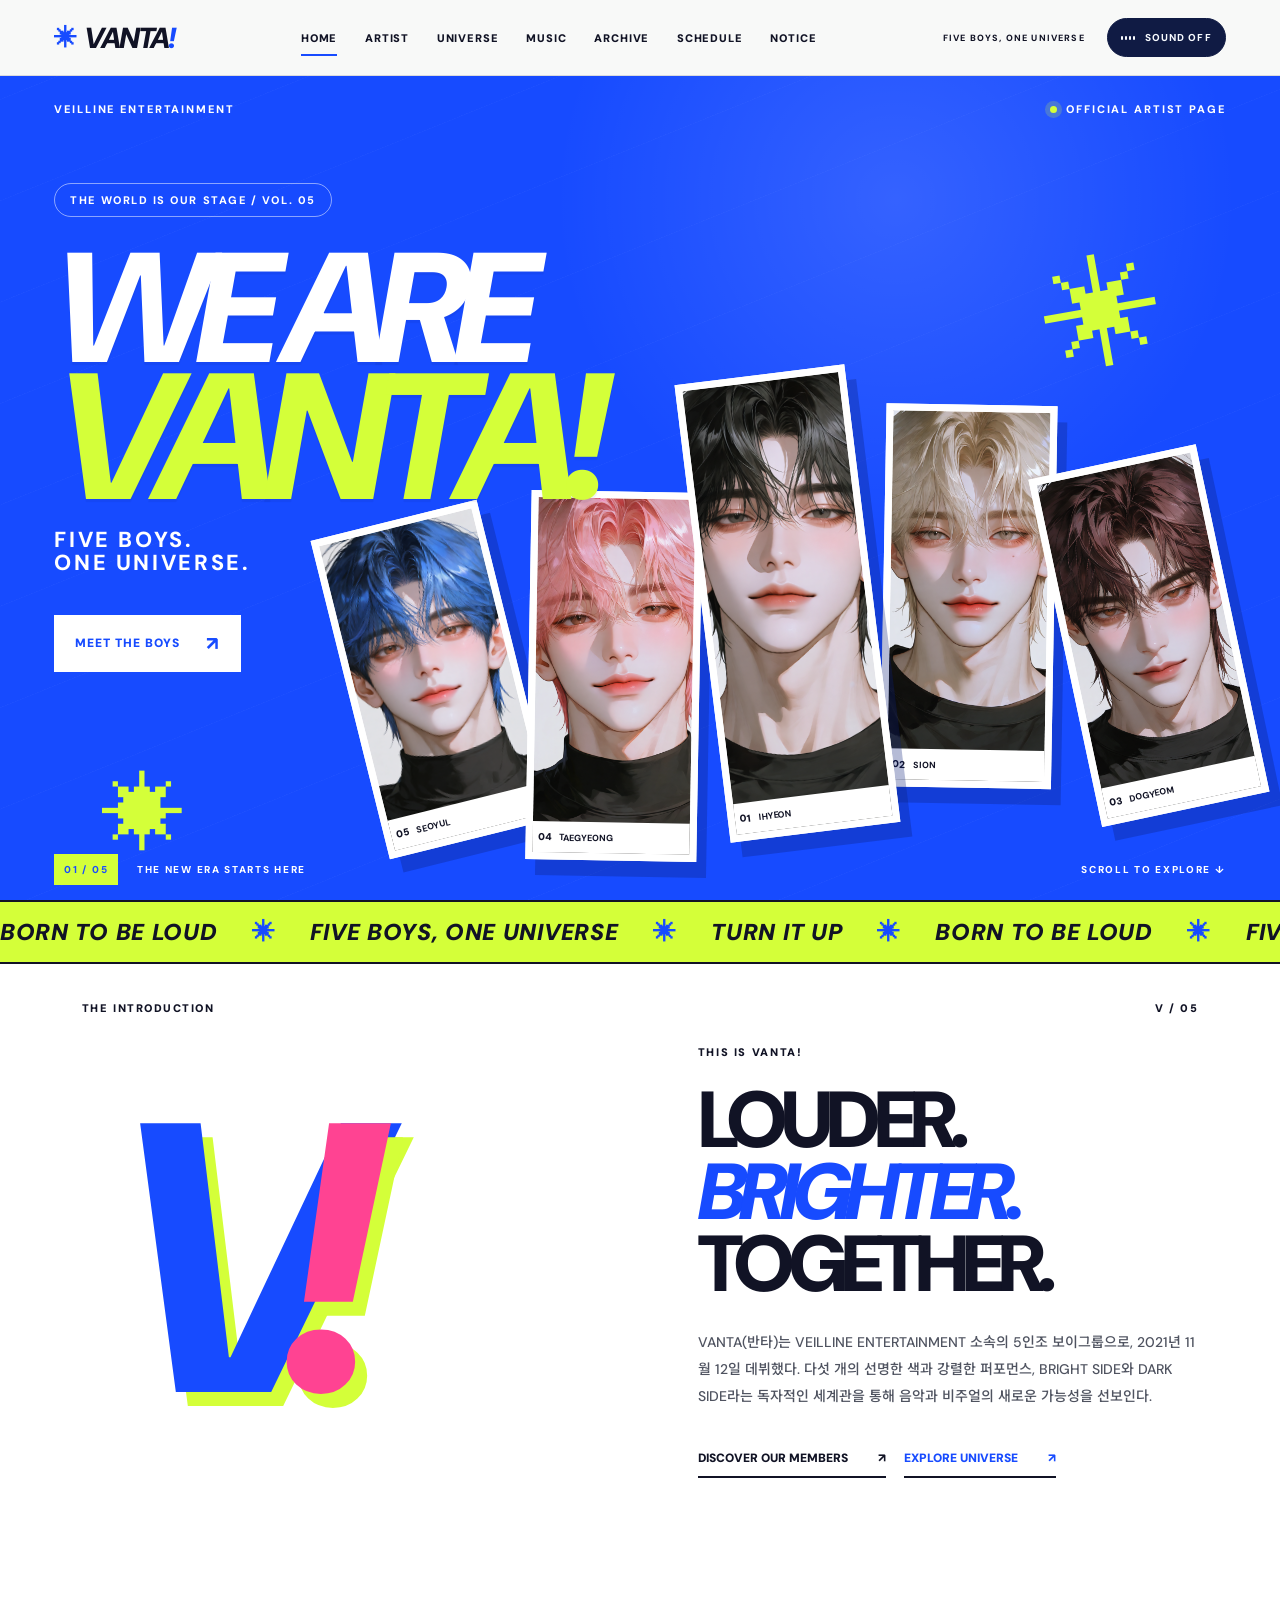
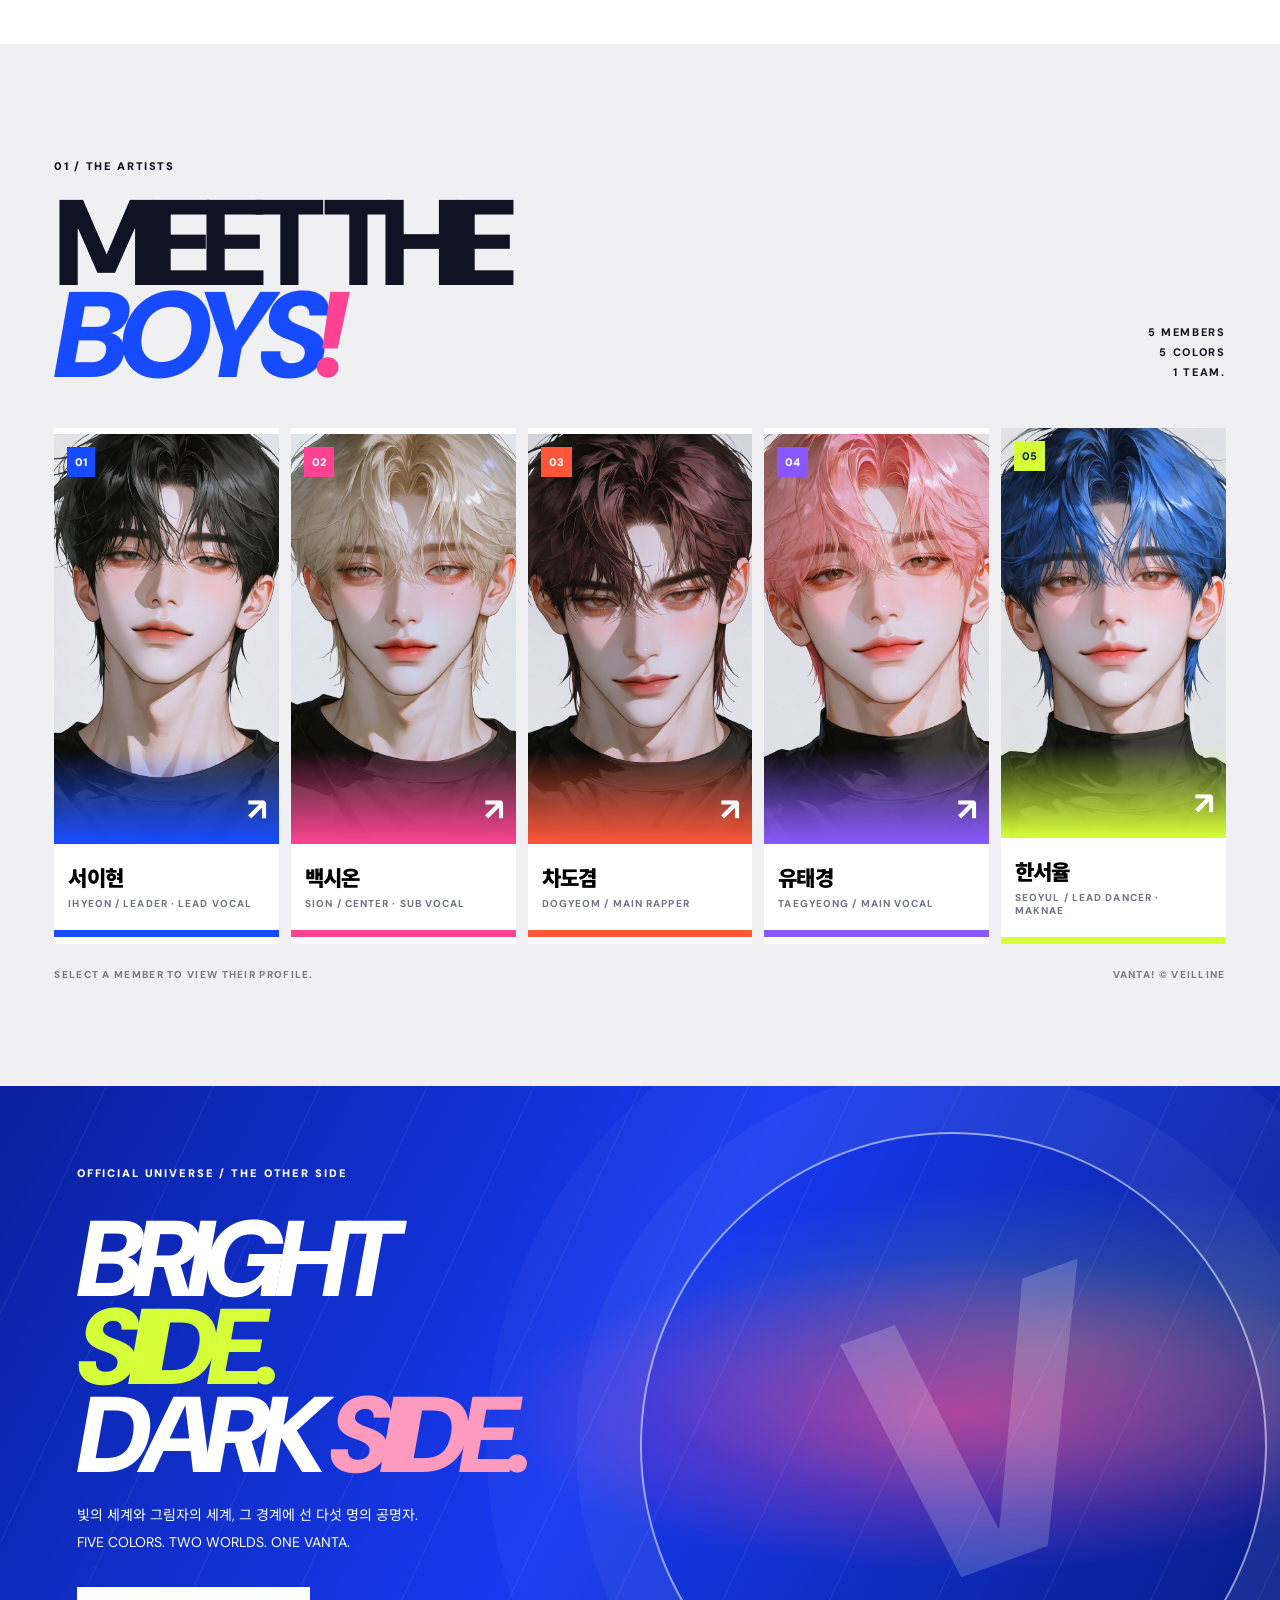
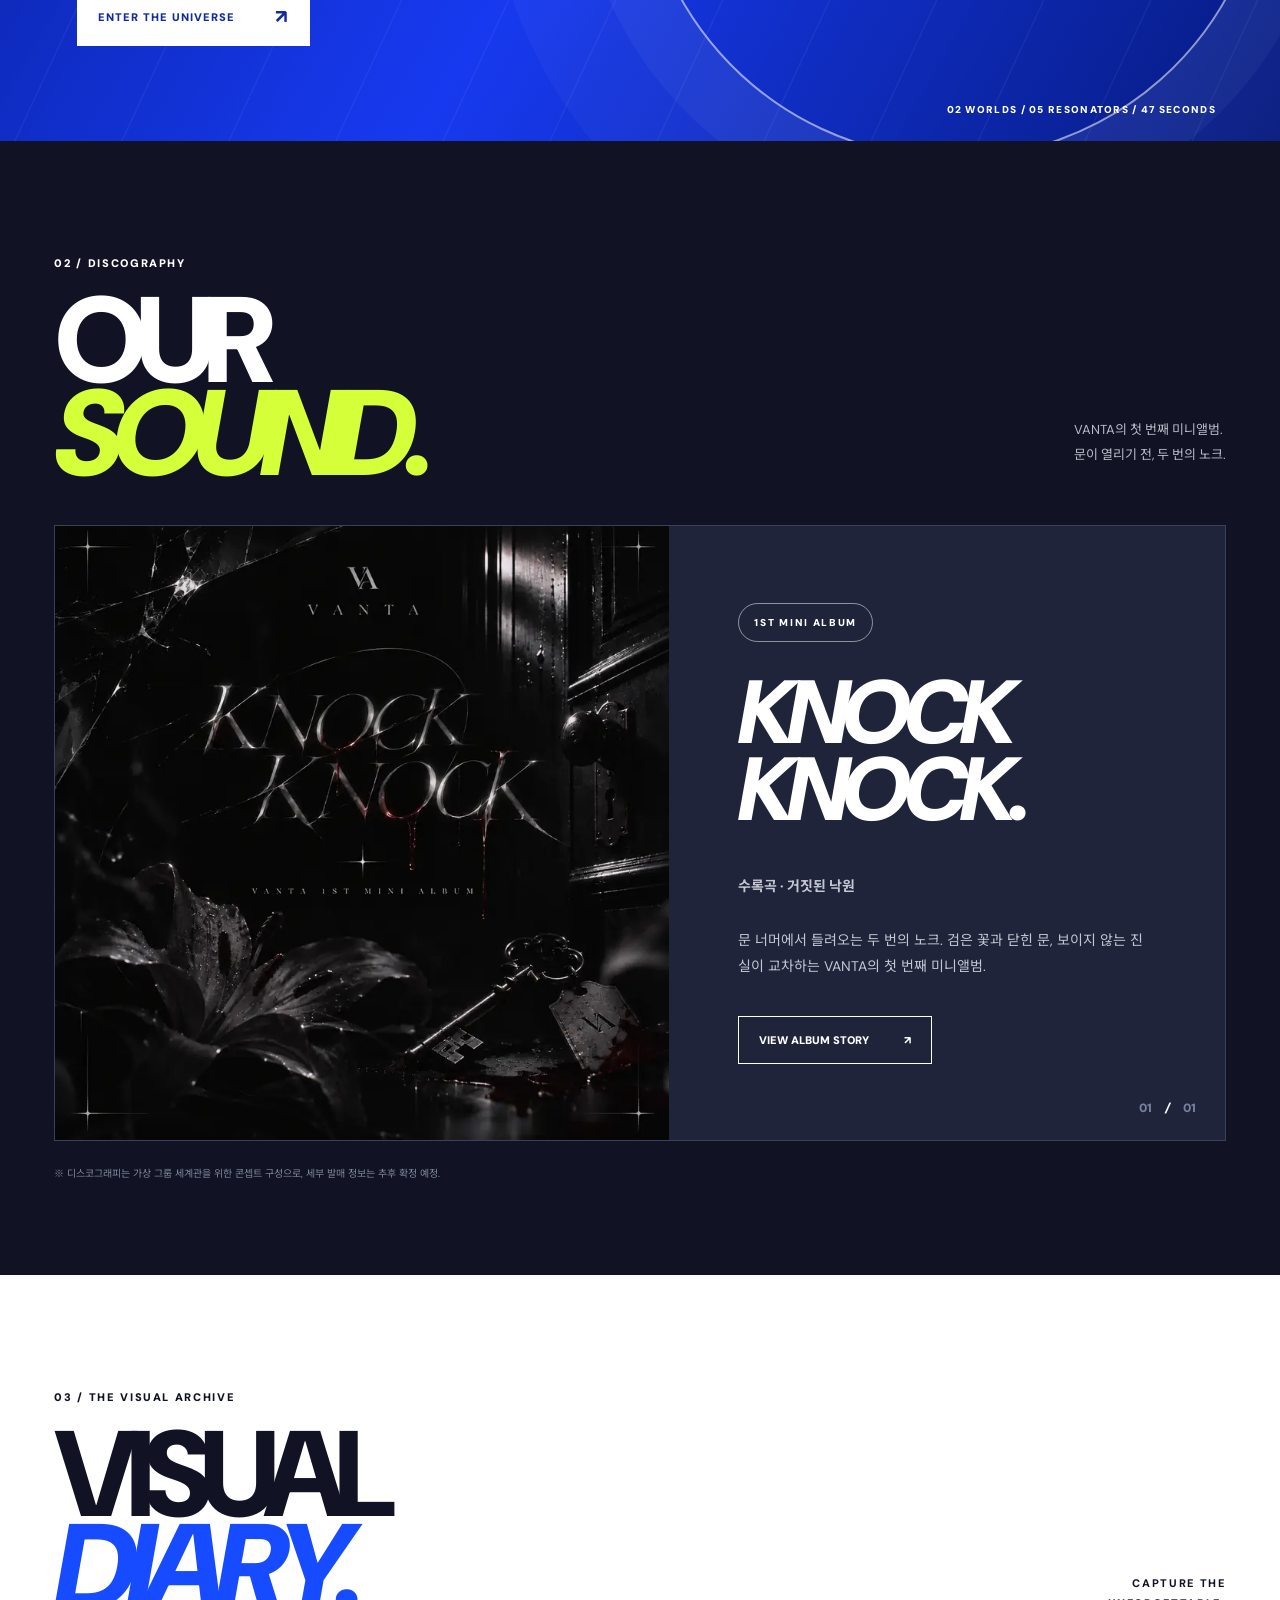
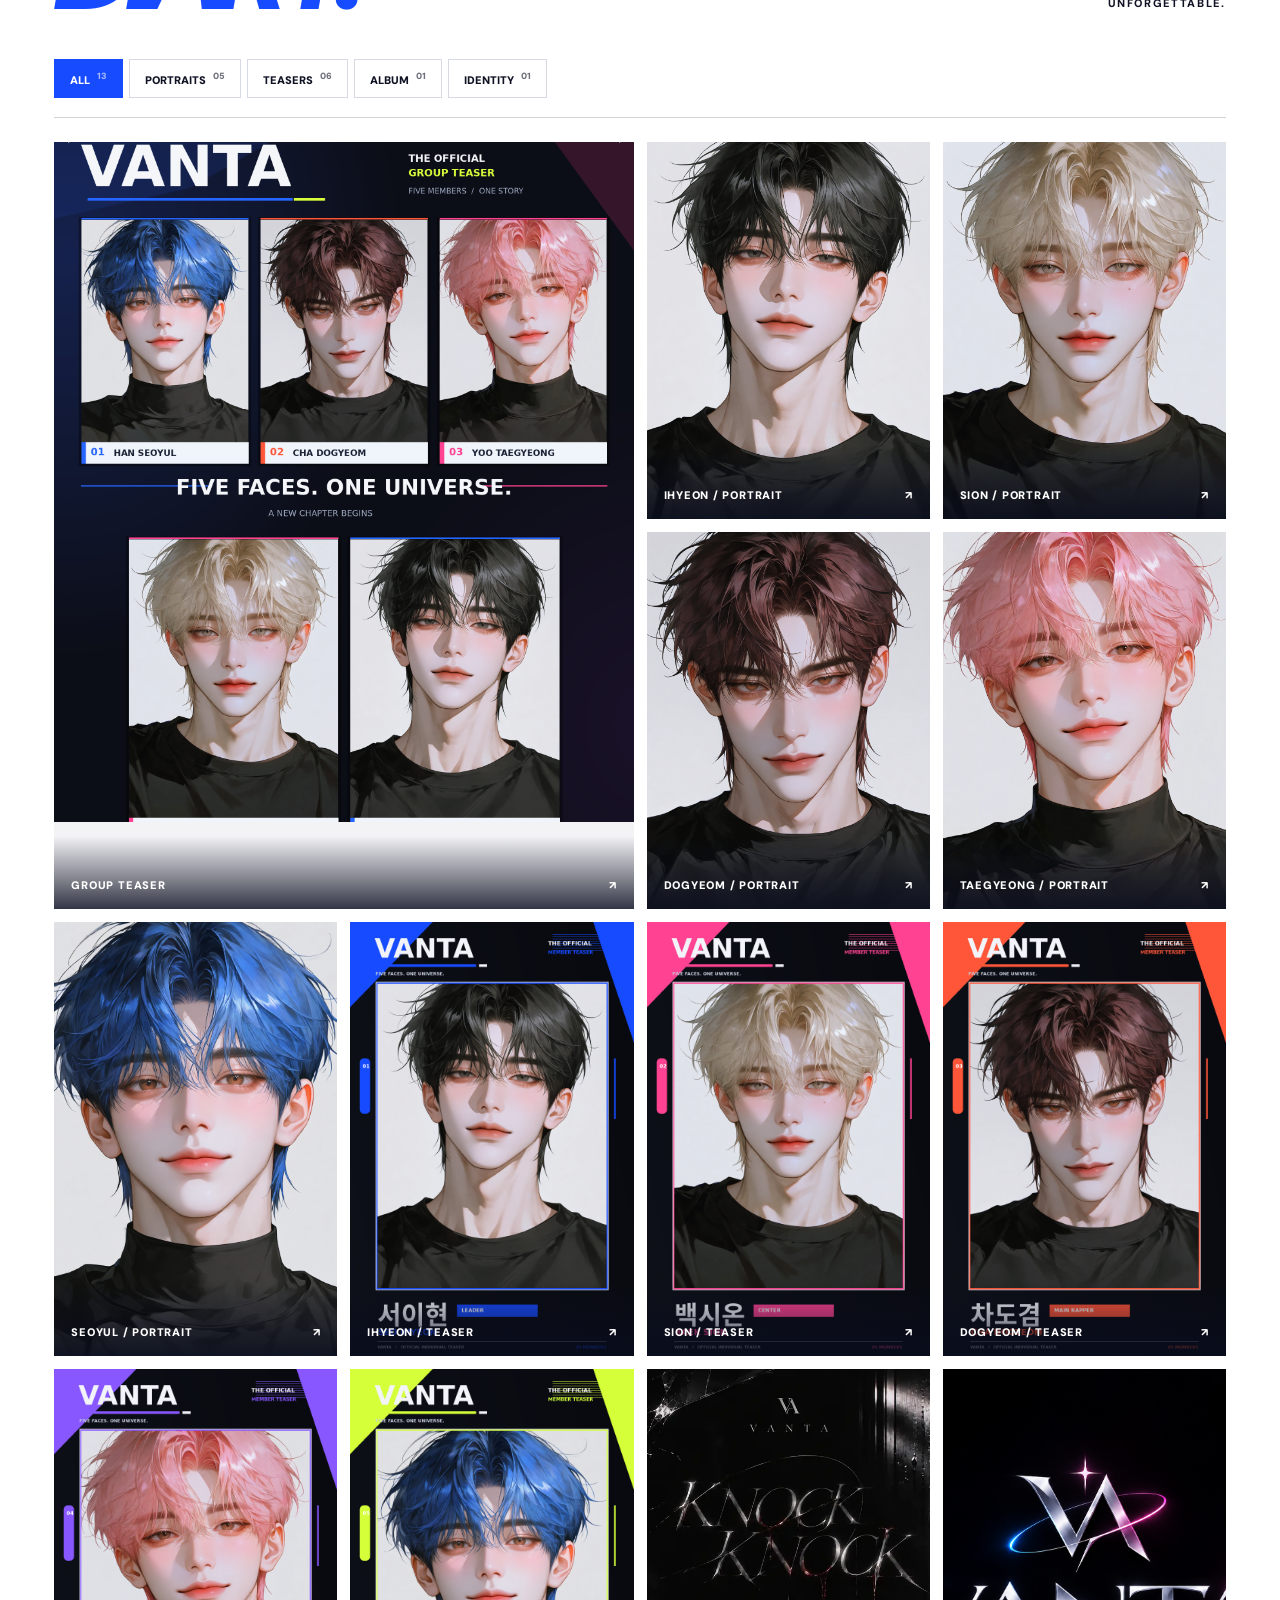
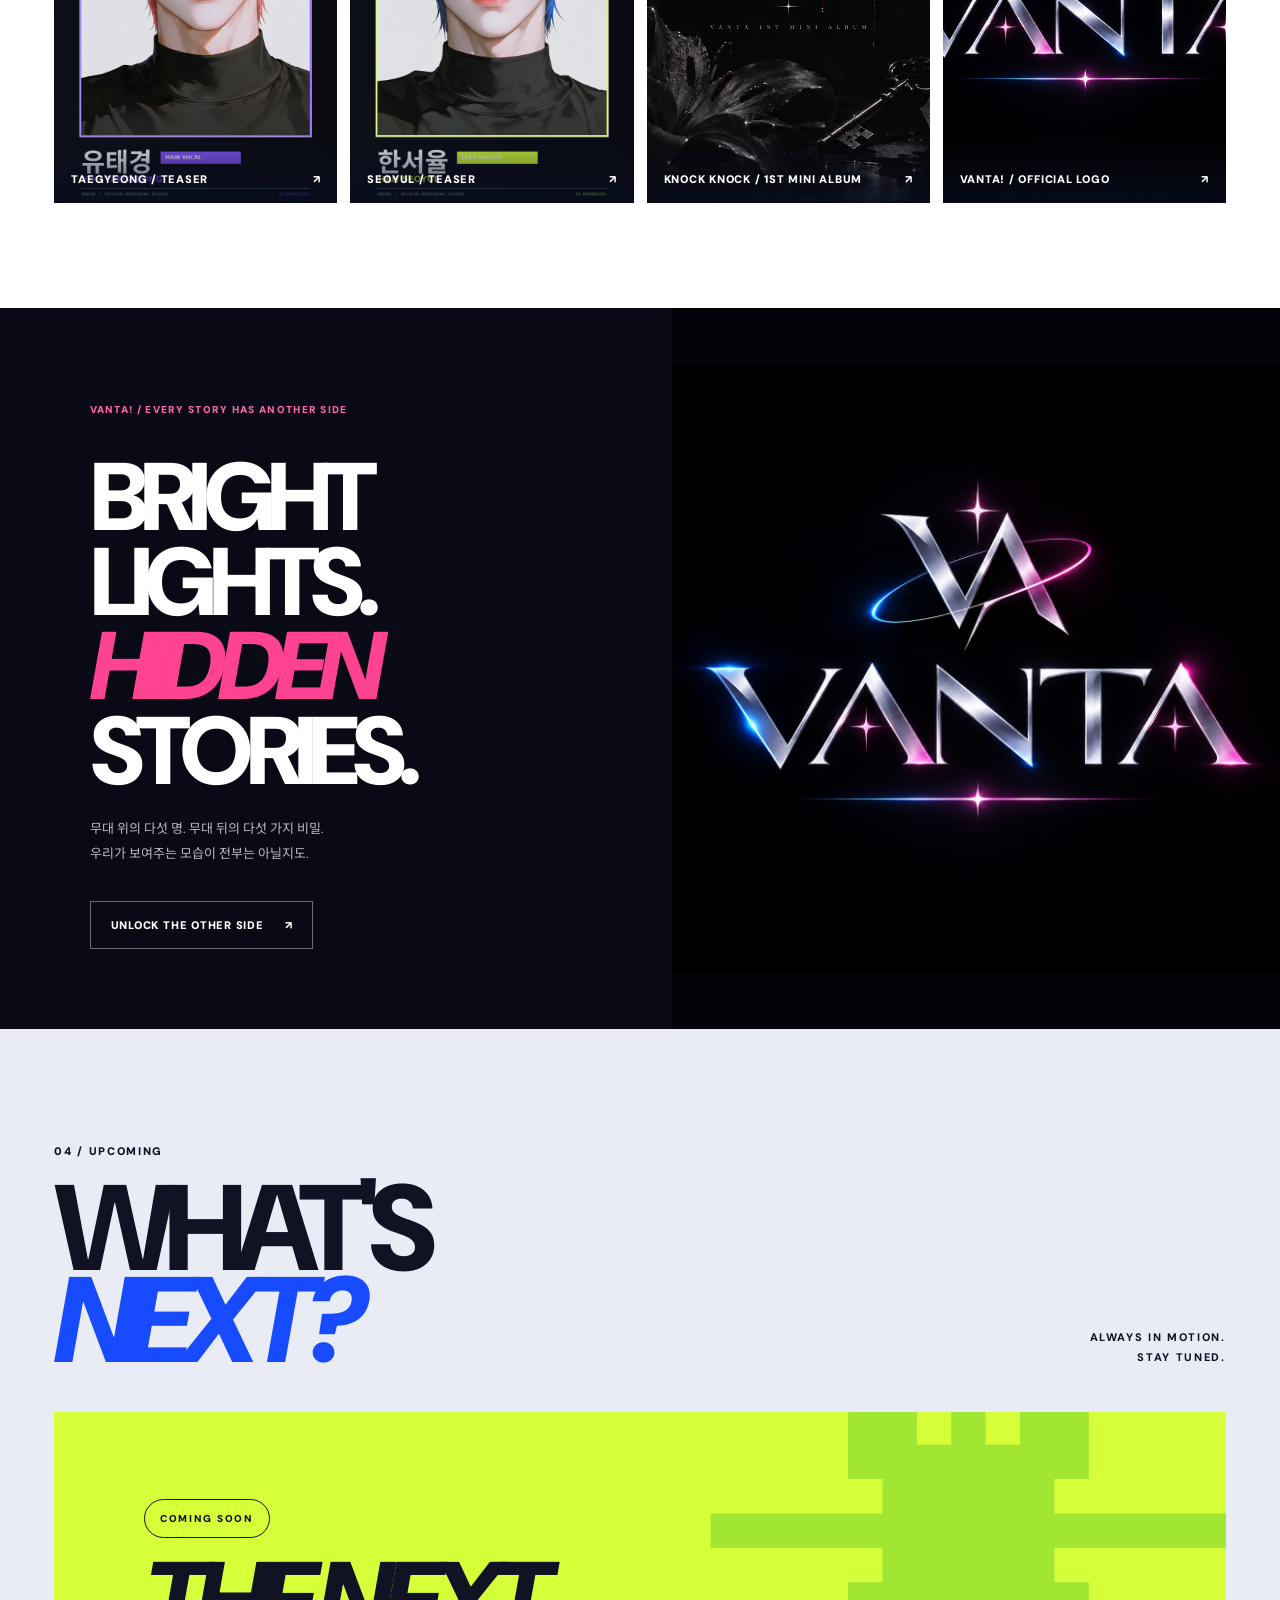
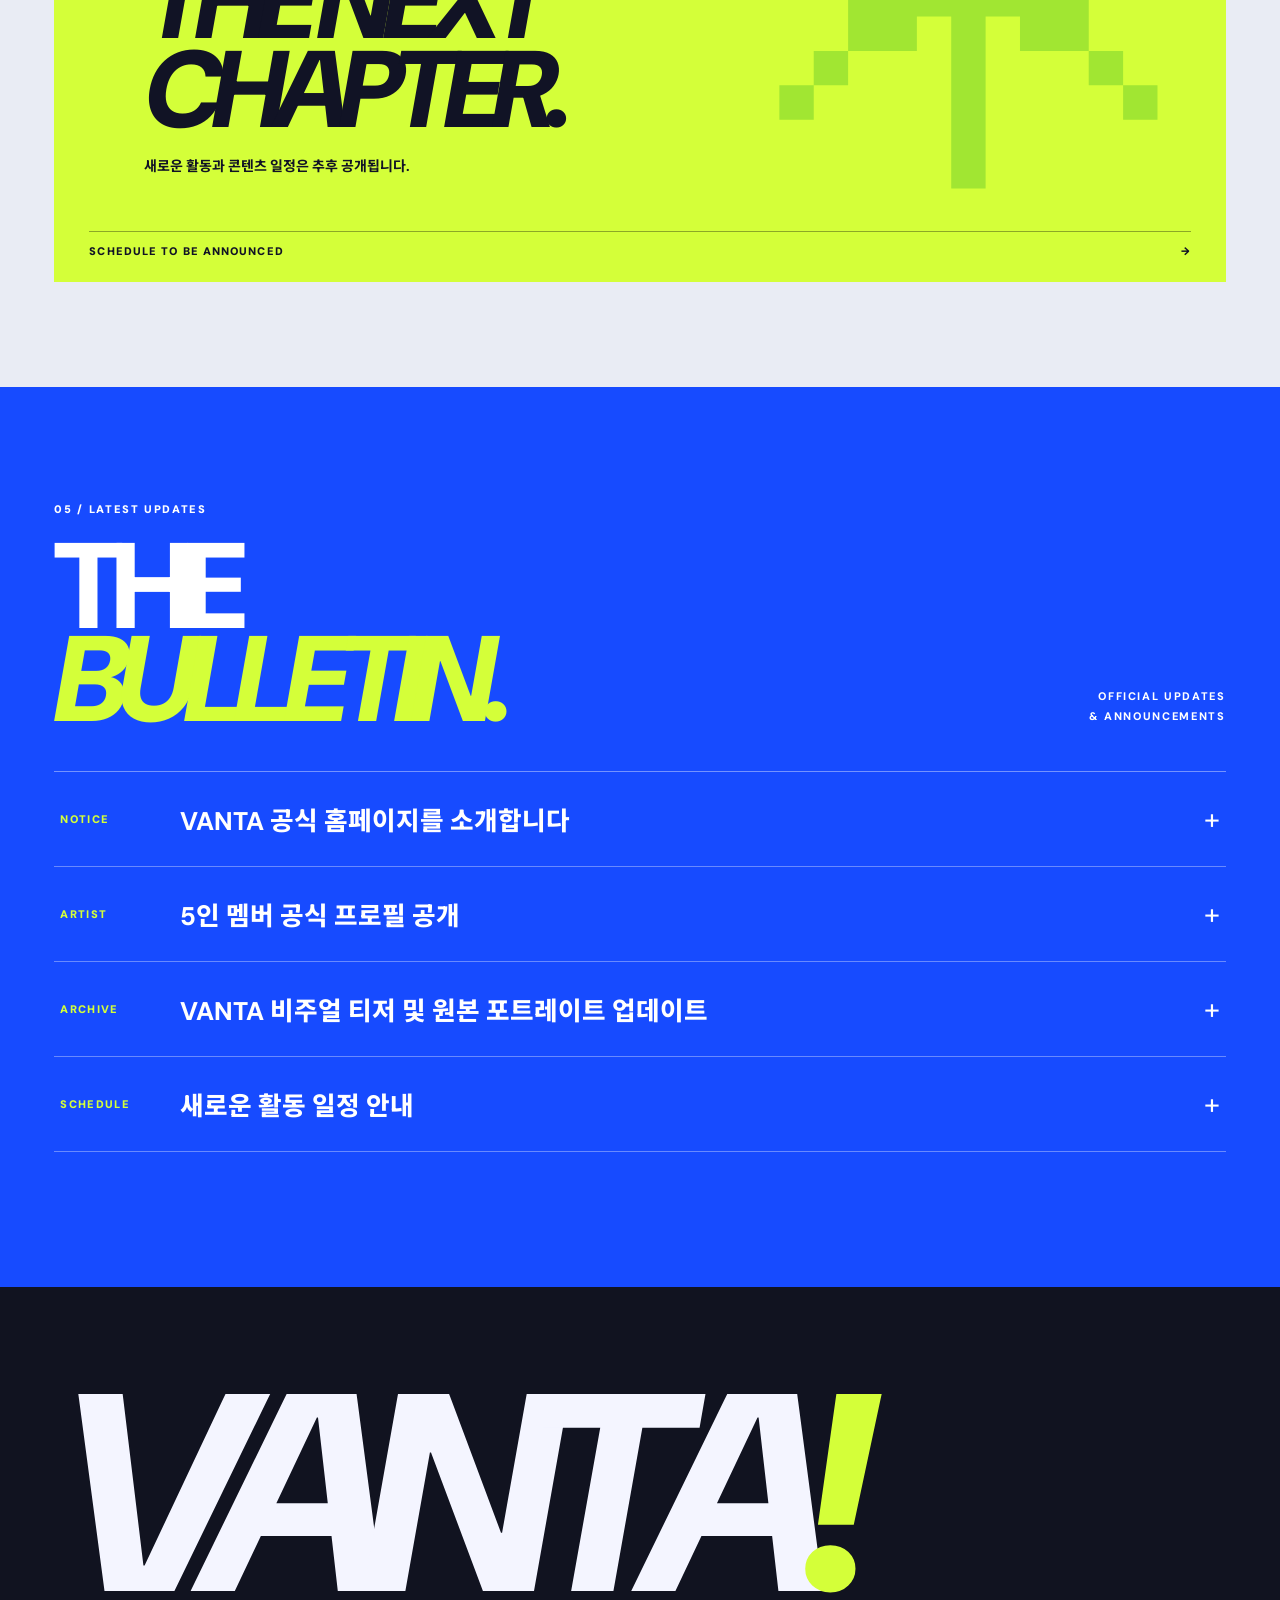
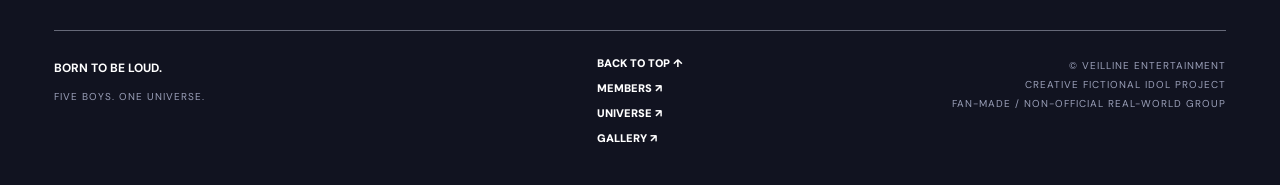
<file: index.html>
<!doctype html>
<html lang="ko">
<head>
  <meta charset="utf-8" />
  <meta name="viewport" content="width=device-width,initial-scale=1" />
  <meta name="theme-color" content="#164cff" />
  <meta name="description" content="VANTA! — Five boys, one universe. 다섯 멤버의 공식 프로필, 뮤직, 아카이브를 만나는 가상 보이그룹 공식 사이트." />
  <meta property="og:title" content="VANTA! — OFFICIAL WEBSITE" />
  <meta property="og:description" content="FIVE BOYS. ONE UNIVERSE. VANTA! 공식 프로젝트 사이트" />
  <meta property="og:type" content="website" />
  <title>VANTA! — OFFICIAL WEBSITE</title>
  <link rel="icon" href="assets/vanta-original-logo.png" type="image/png" />
  <link rel="preconnect" href="https://fonts.googleapis.com" />
  <link rel="preconnect" href="https://fonts.gstatic.com" crossorigin />
  <link href="https://fonts.googleapis.com/css2?family=DM+Sans:wght@400;500;600;700;800;900&family=Noto+Sans+KR:wght@400;500;600;700;800;900&display=swap" rel="stylesheet" />
  <link rel="stylesheet" href="style.css" />
<style>
/* KNOCK KNOCK — only confirmed VANTA album */
.release-art.knock-feature-art{padding:0;display:block;background:#050507;min-height:540px}
.release-art.knock-feature-art::before,.release-art.knock-feature-art::after{display:none}
.release-art.knock-feature-art img{height:100%;min-height:540px;width:100%;object-fit:cover;display:block}
.music-grid:empty{display:none}
.album-dialog-cover{display:block;width:min(420px,100%);aspect-ratio:1;object-fit:contain;margin:0 auto 35px;box-shadow:0 16px 44px rgba(0,0,0,.16)}
.album-dialog h2{color:#161820}
@media(max-width:640px){.release-art.knock-feature-art,.release-art.knock-feature-art img{min-height:360px}}


/* VANTA THE OTHER SIDE — homepage universe entrance */
@media(min-width:901px) and (max-width:1160px){.desktop-nav{gap:12px}.desktop-nav a{font-size:10px}.header-right{gap:10px}.site-header{padding-left:2.6vw;padding-right:2.6vw}}
.universe-promo{color:#fff;background:radial-gradient(ellipse at 75% 50%,rgba(255,67,146,.62),transparent 34%),radial-gradient(ellipse at 83% 40%,rgba(212,255,57,.24),transparent 30%),linear-gradient(120deg,#09219e,#173af0 48%,#061a7e);position:relative;isolation:isolate;overflow:hidden;min-height:570px;padding:80px max(30px,6vw) 95px;display:flex;align-items:center}
.universe-promo:before{content:'';position:absolute;inset:0;z-index:-1;background:repeating-linear-gradient(115deg,transparent 0 95px,rgba(255,255,255,.047) 96px 97px)}
.uni-promo-content{z-index:2;position:relative}.uni-promo-eyebrow{font-size:11px;font-weight:900;letter-spacing:.17em}.universe-promo h2{font-weight:900;font-size:clamp(60px,8.4vw,144px);line-height:.82;letter-spacing:-.095em;font-style:italic;margin:35px 0 23px}.universe-promo h2 em{color:#d4ff39}.universe-promo h2 i{color:#ff9abf}.universe-promo p{font-size:14px;line-height:1.9;max-width:500px}.uni-promo-link{display:inline-flex;align-items:center;gap:40px;background:#fff;color:#132b9e;font-size:11px;font-weight:900;letter-spacing:.09em;padding:17px 21px;margin-top:18px}.uni-promo-link span{font-size:19px}.uni-promo-orbit{position:absolute;z-index:0;right:1%;top:7%;width:min(49vw,670px);aspect-ratio:1;border-radius:50%;border:2px solid rgba(255,255,255,.55);box-shadow:0 0 0 5vw rgba(255,255,255,.04),0 0 0 12vw rgba(255,255,255,.03);display:grid;place-items:center;transform:rotate(-20deg)}.uni-promo-orbit span{font-style:italic;font-size:clamp(200px,29vw,450px);font-weight:900;color:rgba(255,255,255,.18);letter-spacing:-.13em}.uni-promo-counter{position:absolute;right:max(24px,5vw);bottom:25px;font-weight:900;font-size:10px;letter-spacing:.13em}
@media(max-width:640px){.universe-promo{min-height:575px;padding:80px 20px 75px}.universe-promo h2{font-size:clamp(60px,14vw,102px)}.uni-promo-orbit{right:-28%;top:13%;width:78vw;opacity:.52}.uni-promo-counter{left:20px;right:auto;font-size:8px}.universe-promo p{font-size:12px}}

</style>
</head>
<body>
  <a class="skip-link" href="#main">본문 바로가기</a>
  <div class="loading-cover" aria-hidden="true"><span>VANTA<span class="bang">!</span></span></div>
  <header class="site-header" id="siteHeader">
    <a href="#home" class="brand" aria-label="VANTA 홈페이지"><span class="brand-icon">✳</span>VANTA<span>!</span></a>
    <nav class="desktop-nav" aria-label="메인 메뉴">
      <a href="#home" class="is-active">HOME</a><a href="#artist">ARTIST</a><a href="universe.html">UNIVERSE</a><a href="#music">MUSIC</a><a href="#archive">ARCHIVE</a><a href="#schedule">SCHEDULE</a><a href="#notice">NOTICE</a>
    </nav>
    <div class="header-right"><span class="header-caption">FIVE BOYS, ONE UNIVERSE</span><button class="bgm-toggle" id="bgmToggle" type="button" aria-label="배경음악 켜기" aria-pressed="false" title="배경음악 켜기"><span class="bgm-icon" aria-hidden="true"><i></i><i></i><i></i><i></i></span><span id="bgmLabel">SOUND OFF</span></button><button class="menu-trigger" id="menuTrigger" type="button" aria-expanded="false" aria-label="메뉴 열기"><span></span><span></span></button></div>
  </header>
  <div class="mobile-menu" id="mobileMenu" aria-hidden="true"><nav aria-label="모바일 메뉴"><a href="#home">01 HOME</a><a href="#artist">02 ARTIST</a><a href="universe.html">03 UNIVERSE</a><a href="#music">04 MUSIC</a><a href="#archive">05 ARCHIVE</a><a href="#schedule">06 SCHEDULE</a><a href="#notice">07 NOTICE</a></nav><small>VANTA! / OFFICIAL PROJECT</small></div>

  <main id="main">
    <section id="home" class="hero section-anchor">
      <div class="hero-spark spark-1" aria-hidden="true">✳</div><div class="hero-spark spark-2" aria-hidden="true">✴</div>
      <div class="hero-topline"><span>VEILLINE ENTERTAINMENT</span><span class="hero-status"><i></i> OFFICIAL ARTIST PAGE</span></div>
      <div class="hero-intro"><div class="micro-label">THE WORLD IS OUR STAGE / VOL. 05</div><h1>WE ARE<br><em>VANTA!</em></h1><p>FIVE BOYS.<br>ONE UNIVERSE.</p><a class="hero-action" href="#artist">MEET THE BOYS <span aria-hidden="true">↗</span></a></div>
      <div class="hero-roster" aria-label="VANTA 다섯 명의 원본 캐릭터 초상화">
        <div class="hero-person hp-1"><img src="assets/han-seoyul.png" alt="한서율 — 일렉트릭 블루 머리" fetchpriority="high"/><span>05 <b>SEOYUL</b></span></div>
        <div class="hero-person hp-2"><img src="assets/yoo-taegyeong.png" alt="유태경 — 핑크 머리" fetchpriority="high"/><span>04 <b>TAEGYEONG</b></span></div>
        <div class="hero-person hp-3"><img src="assets/seo-ihyeon.png" alt="서이현 — 검은 머리" fetchpriority="high"/><span>01 <b>IHYEON</b></span></div>
        <div class="hero-person hp-4"><img src="assets/baek-sion.png" alt="백시온 — 금발 머리" fetchpriority="high"/><span>02 <b>SION</b></span></div>
        <div class="hero-person hp-5"><img src="assets/cha-dogyeom.png" alt="차도겸 — 버건디 머리" fetchpriority="high"/><span>03 <b>DOGYEOM</b></span></div>
      </div>
      <div class="hero-bottom"><span><strong>01 / 05</strong> THE NEW ERA STARTS HERE</span><span>SCROLL TO EXPLORE ↓</span></div>
    </section>

    <div class="ticker" aria-label="그룹 슬로건"><div class="ticker-track" aria-hidden="true">BORN TO BE LOUD <span>✳</span> FIVE BOYS, ONE UNIVERSE <span>✳</span> TURN IT UP <span>✳</span> BORN TO BE LOUD <span>✳</span> FIVE BOYS, ONE UNIVERSE <span>✳</span> TURN IT UP <span>✳</span></div></div>

    <section class="identity-block" aria-label="그룹 소개"><div class="section-index">THE INTRODUCTION <span>V / 05</span></div><div class="identity-content"><div class="identity-icon">V<span>!</span></div><div><div class="eyebrow">THIS IS VANTA!</div><h2>LOUDER.<br><i>BRIGHTER.</i><br>TOGETHER.</h2><p>VANTA(반타)는 VEILLINE ENTERTAINMENT 소속의 5인조 보이그룹으로, 2021년 11월 12일 데뷔했다. 다섯 개의 선명한 색과 강렬한 퍼포먼스, BRIGHT SIDE와 DARK SIDE라는 독자적인 세계관을 통해 음악과 비주얼의 새로운 가능성을 선보인다.</p><a href="#artist" class="text-link">DISCOVER OUR MEMBERS <span>↗</span></a><a href="universe.html" class="text-link" style="margin-left:18px;color:#174bff">EXPLORE UNIVERSE <span>↗</span></a></div></div></section>

    <section id="artist" class="artist section-anchor"><div class="section-head"><div><div class="eyebrow">01 / THE ARTISTS</div><h2>MEET THE<br><em>BOYS<span>!</span></em></h2></div><div class="section-side">5 MEMBERS<br>5 COLORS<br>1 TEAM.</div></div>
      <div class="member-grid" id="memberGrid"></div>
      <div class="artist-footer"><span>SELECT A MEMBER TO VIEW THEIR PROFILE.</span><span>VANTA! © VEILLINE</span></div>
    </section>


    <section class="universe-promo" aria-labelledby="uniPromoTitle">
      <div class="uni-promo-orbit" aria-hidden="true"><span>V</span></div>
      <div class="uni-promo-content"><div class="uni-promo-eyebrow">OFFICIAL UNIVERSE / THE OTHER SIDE</div>
        <h2 id="uniPromoTitle">BRIGHT<br><em>SIDE.</em><br>DARK <i>SIDE.</i></h2>
        <p>빛의 세계와 그림자의 세계, 그 경계에 선 다섯 명의 공명자.<br>FIVE COLORS. TWO WORLDS. ONE VANTA.</p>
        <a href="universe.html" class="uni-promo-link">ENTER THE UNIVERSE <span aria-hidden="true">↗</span></a>
      </div>
      <span class="uni-promo-counter">02 WORLDS / 05 RESONATORS / 47 SECONDS</span>
    </section>

    <section id="music" class="music section-anchor"><div class="section-head light"><div><div class="eyebrow">02 / DISCOGRAPHY</div><h2>OUR<br><em>SOUND.</em></h2></div><p class="section-copy">VANTA의 첫 번째 미니앨범.<br>문이 열리기 전, 두 번의 노크.</p></div>
      <div class="release-feature"><div class="release-art knock-feature-art"><img id="knockCover" src="[data-uri]" alt="VANTA KNOCK KNOCK 첫 번째 미니앨범 커버" /></div><div class="release-description"><span class="capsule">1ST MINI ALBUM</span><h3>KNOCK<br>KNOCK.</h3><p><strong>수록곡 · 거짓된 낙원</strong></p><p>문 너머에서 들려오는 두 번의 노크. 검은 꽃과 닫힌 문, 보이지 않는 진실이 교차하는 VANTA의 첫 번째 미니앨범.</p><button type="button" class="outlined-button" data-album="knockknock">VIEW ALBUM STORY <span aria-hidden="true">↗</span></button><div class="release-num">01 <i>/</i> 01</div></div></div>
      <div class="music-grid" id="musicGrid"></div>
      <p class="development-note">※ 디스코그래피는 가상 그룹 세계관을 위한 콘셉트 구성으로, 세부 발매 정보는 추후 확정 예정.</p>
    </section>

    <section id="archive" class="archive section-anchor"><div class="section-head"><div><div class="eyebrow">03 / THE VISUAL ARCHIVE</div><h2>VISUAL<br><em>DIARY.</em></h2></div><div class="section-side">CAPTURE THE<br>UNFORGETTABLE.</div></div>
      <div class="filter-bar" role="group" aria-label="사진 종류 선택"><button class="filter active" type="button" data-filter="all" aria-pressed="true">ALL <sup>13</sup></button><button class="filter" type="button" data-filter="portrait" aria-pressed="false">PORTRAITS <sup>05</sup></button><button class="filter" type="button" data-filter="teaser" aria-pressed="false">TEASERS <sup>06</sup></button><button class="filter" type="button" data-filter="album" aria-pressed="false">ALBUM <sup>01</sup></button><button class="filter" type="button" data-filter="logo" aria-pressed="false">IDENTITY <sup>01</sup></button></div>
      <div class="gallery" id="gallery"></div>
    </section>

    <section class="interlude"><div class="interlude-content"><div class="interlude-label">VANTA! / EVERY STORY HAS ANOTHER SIDE</div><h2>BRIGHT<br>LIGHTS.<br><i>HIDDEN</i><br>STORIES.</h2><p>무대 위의 다섯 명. 무대 뒤의 다섯 가지 비밀.<br>우리가 보여주는 모습이 전부는 아닐지도.</p><button class="interlude-reveal" id="secretButton" type="button" aria-expanded="false">UNLOCK THE OTHER SIDE <span>↗</span></button><p class="secret-message" id="secretMessage" hidden>47 SECONDS. FIVE STORIES. ONE NIGHT THAT NEVER DISAPPEARED.</p></div><div class="interlude-logo"><img src="assets/vanta-original-logo.png" alt="VANTA 공식 크롬 네온 로고" loading="lazy"/></div></section>

    <section id="schedule" class="schedule section-anchor"><div class="section-head"><div><div class="eyebrow">04 / UPCOMING</div><h2>WHAT'S<br><em>NEXT?</em></h2></div><div class="section-side">ALWAYS IN MOTION.<br>STAY TUNED.</div></div><div class="schedule-banner"><div class="schedule-circle">✳</div><div><span class="capsule dark">COMING SOON</span><h3>THE NEXT<br>CHAPTER.</h3><p>새로운 활동과 콘텐츠 일정은 추후 공개됩니다.</p></div><div class="schedule-bottom">SCHEDULE TO BE ANNOUNCED <span>→</span></div></div></section>

    <section id="notice" class="notice section-anchor"><div class="section-head light"><div><div class="eyebrow">05 / LATEST UPDATES</div><h2>THE<br><em>BULLETIN.</em></h2></div><div class="section-side">OFFICIAL UPDATES<br>& ANNOUNCEMENTS</div></div><div class="notice-list" id="noticeList"></div></section>
  </main>
  <footer class="footer"><div class="footer-big">VANTA<span>!</span></div><div class="footer-cols"><div><strong>BORN TO BE LOUD.</strong><p>FIVE BOYS. ONE UNIVERSE.</p></div><div class="footer-links"><a href="#home">BACK TO TOP ↑</a><a href="#artist">MEMBERS ↗</a><a href="universe.html">UNIVERSE ↗</a><a href="#archive">GALLERY ↗</a></div><div class="footer-legal">© VEILLINE ENTERTAINMENT<br>CREATIVE FICTIONAL IDOL PROJECT<br>FAN-MADE / NON-OFFICIAL REAL-WORLD GROUP</div></div></footer>

  <audio id="siteBgm" src="assets/vanta-bgm.mp3" loop preload="metadata" aria-label="VANTA 홈페이지 배경음악"></audio>
  <div class="overlay" id="overlay" hidden><div class="overlay-shade" data-close></div><div class="overlay-panel" role="dialog" aria-modal="true" aria-labelledby="dialogTitle"><button type="button" class="close-dialog" id="closeDialog" aria-label="닫기">✕</button><div id="dialogContent"></div></div></div>
<script>
const albumCoverUrl=document.getElementById('knockCover').src;
/* VANTA! official concept website — edit information in this file. */
const members = [
  {id:'ihyeon',name:'서이현',latin:'SEO IHYEON',english:'IHYEON',number:'01',role:'LEADER · LEAD VOCAL',color:'#174BFF',image:'assets/seo-ihyeon.png',teaser:'assets/teaser-ihyeon.png',description:'어떤 무대에서도 중심을 잃지 않는 VANTA의 리더. 차분한 판단력과 단단한 존재감으로 팀의 방향을 이끈다.',keywords:['LEADERSHIP','COOL','STEADY'],mood:'THE UNWAVERING ONE'},
  {id:'sion',name:'백시온',latin:'BAEK SION',english:'SION',number:'02',role:'CENTER · SUB VOCAL',color:'#FF4392',image:'assets/baek-sion.png',teaser:'assets/teaser-sion.png',description:'순식간에 시선을 붙잡는 VANTA의 센터. 화려한 비주얼과 여유 있는 무대 매너가 돋보이는 멤버.',keywords:['CENTER','CHARISMA','SPARK'],mood:'THE MAGNETIC ONE'},
  {id:'dogyeom',name:'차도겸',latin:'CHA DOGYEOM',english:'DOGYEOM',number:'03',role:'MAIN RAPPER',color:'#FF5639',image:'assets/cha-dogyeom.png',teaser:'assets/teaser-dogyeom.png',description:'날카로운 래핑과 강렬한 무대 장악력으로 자신만의 색을 보여주는 메인 래퍼. 거침없는 에너지가 시그니처.',keywords:['RAP','EDGE','BOLD'],mood:'THE BOLD ONE'},
  {id:'taegyeong',name:'유태경',latin:'YOO TAEGYEONG',english:'TAEGYEONG',number:'04',role:'MAIN VOCAL',color:'#8857FF',image:'assets/yoo-taegyeong.png',teaser:'assets/teaser-taegyeong.png',description:'맑고 깊은 음색으로 VANTA의 음악에 감정을 더하는 메인 보컬. 부드러운 분위기와 진정성 있는 표현력이 매력.',keywords:['VOCAL','WARM','EMOTION'],mood:'THE GENTLE ONE'},
  {id:'seoyul',name:'한서율',latin:'HAN SEOYUL',english:'SEOYUL',number:'05',role:'LEAD DANCER · MAKNAE',color:'#D4FF39',image:'assets/han-seoyul.png',teaser:'assets/teaser-seoyul.png',description:'발랄한 에너지와 생동감 넘치는 움직임으로 무대에 활기를 더하는 막내. 기대를 뛰어넘는 반전 매력의 소유자.',keywords:['DANCE','ENERGY','PLAYFUL'],mood:'THE WILD CARD'}
];
const albums = [
  {id:'knockknock',name:'KNOCK KNOCK',chapter:'1ST MINI ALBUM',color:'#18191D',fg:'#D7D8DF',label:'THE DOOR IS NOT LOCKED.',song:'거짓된 낙원',cover:albumCoverUrl,description:'문 너머에서 들려오는 두 번의 노크. 검은 꽃과 닫힌 문, 보이지 않는 진실이 교차하는 VANTA의 첫 번째 미니앨범. 섬뜩하면서도 몽환적인 분위기를 담았다.'}
];
const notices = [
  {tag:'NOTICE',title:'VANTA 공식 홈페이지를 소개합니다',body:'VANTA의 그룹 소개, 멤버 프로필, 디스코그래피 콘셉트와 비주얼 아카이브를 한곳에서 확인할 수 있는 공식 프로젝트 홈페이지입니다.'},
  {tag:'ARTIST',title:'5인 멤버 공식 프로필 공개',body:'서이현, 백시온, 차도겸, 유태경, 한서율. 다섯 명의 개성과 컬러를 담은 프로필이 공개되었습니다. ARTIST 메뉴에서 각 멤버를 선택해 확인해 주세요.'},
  {tag:'ARCHIVE',title:'VANTA 비주얼 티저 및 원본 포트레이트 업데이트',body:'멤버별 개인 티저와 포트레이트, VANTA 그룹 티저를 ARCHIVE에서 확인할 수 있습니다. 인물 이미지는 PixAI로 제작한 원본을 재생성하지 않고 사용했습니다.'},
  {tag:'SCHEDULE',title:'새로운 활동 일정 안내',body:'새로운 프로젝트와 콘텐츠 일정은 준비가 완료되면 공개할 예정입니다. 현재 확정된 공식 일정은 없습니다.'}
];
const memberGrid=document.getElementById('memberGrid');
memberGrid.innerHTML=members.map(m=>`<button type="button" class="member-card" data-member="${m.id}" data-id="${m.id}" style="--member-color:${m.color}" aria-label="${m.name} 상세 프로필 열기"><div class="member-image"><span class="member-number">${m.number}</span><img src="${m.image}" alt="${m.name} 원본 일러스트" loading="lazy"><span class="member-arrow">↗</span></div><div class="member-details"><h3>${m.name}</h3><p>${m.english} / ${m.role}</p></div><div class="member-strip"></div></button>`).join('');
const musicGrid=document.getElementById('musicGrid');
musicGrid.innerHTML=''; // Only confirmed album appears in the main feature.
const galleryEntries = [
  {image:'assets/group-teaser.png',label:'GROUP TEASER',kind:'teaser',wide:true},
  ...members.map(m=>({image:m.image,label:`${m.english} / PORTRAIT`,kind:'portrait',wide:false})),
  ...members.map(m=>({image:m.teaser,label:`${m.english} / TEASER`,kind:'teaser',wide:false})),
  {image:albumCoverUrl,label:'KNOCK KNOCK / 1ST MINI ALBUM',kind:'album',wide:false},
  {image:'assets/vanta-original-logo.png',label:'VANTA! / OFFICIAL LOGO',kind:'logo',wide:false}
];
const gallery=document.getElementById('gallery');
gallery.innerHTML=galleryEntries.map((g,i)=>`<button type="button" class="gallery-card ${g.wide?'wide':''}" data-photo="${i}" data-kind="${g.kind}" aria-label="${g.label} 확대"><figure><img src="${g.image}" alt="${g.label}" loading="lazy"><figcaption class="gallery-caption">${g.label}<span>↗</span></figcaption></figure></button>`).join('');
document.getElementById('noticeList').innerHTML=notices.map((n,i)=>`<div class="notice-entry"><button class="notice-toggle" type="button" data-notice="${i}" aria-expanded="false" aria-controls="noticeDetail${i}"><span>${n.tag}</span><strong>${n.title}</strong><b aria-hidden="true">+</b></button><div class="notice-detail" id="noticeDetail${i}" hidden>${n.body}</div></div>`).join('');

const overlay=document.getElementById('overlay');const dialogContent=document.getElementById('dialogContent');const closeDialog=document.getElementById('closeDialog');let lastFocused=null;
function showDialog(html){lastFocused=document.activeElement;dialogContent.innerHTML=html;overlay.hidden=false;document.body.classList.add('lock-scroll');closeDialog.focus();}
function hideDialog(){overlay.hidden=true;document.body.classList.remove('lock-scroll');dialogContent.innerHTML='';if(lastFocused&&lastFocused.focus)lastFocused.focus();}
function memberDialog(id){const idx=members.findIndex(m=>m.id===id);const m=members[idx];if(!m)return;const next=members[(idx+1)%members.length];const prev=members[(idx-1+members.length)%members.length];showDialog(`<div class="profile-dialog" style="--member-color:${m.color}"><div class="profile-visual"><img src="${m.image}" alt="${m.name} 단독 초상화"><span>${m.number} / 05 · ${m.mood}</span></div><div class="profile-text"><div class="eyebrow">VANTA! / OFFICIAL MEMBER PROFILE</div><h2 id="dialogTitle">${m.name}<br><em>${m.english}.</em></h2><div class="profile-role">${m.role}</div><div class="profile-description">${m.description}</div><div class="profile-tags">${m.keywords.map(t=>`<span>${t}</span>`).join('')}</div><div class="profile-color"><div class="profile-swatch"></div>SIGNATURE COLOR / ${m.color.toUpperCase()}</div><a class="profile-photo-link" href="${m.teaser}" download="VANTA_${m.english}_TEASER.png">PERSONAL TEASER IMAGE ↓</a><div class="profile-next"><button type="button" data-profile-nav="${prev.id}">← PREV</button><button type="button" data-profile-nav="${next.id}">NEXT MEMBER →</button></div></div></div>`);}
function albumDialog(id){const a=albums.find(v=>v.id===id);if(!a)return;showDialog(`<div class="album-dialog"><img class="album-dialog-cover" src="${a.cover}" alt="${a.name} 앨범 커버" /><div class="eyebrow">${a.chapter} / VANTA! DISCOGRAPHY</div><h2 id="dialogTitle">${a.name}</h2><strong>${a.label}</strong><p><b>수록곡</b> · ${a.song}</p><p>${a.description}</p><p>다른 트랙과 발매일은 추후 안내 예정입니다.</p></div>`);}
function photoDialog(index){const item=galleryEntries[index];if(!item)return;showDialog(`<div class="photo-dialog"><img src="${item.image}" alt="${item.label}"><p id="dialogTitle">${item.label}</p><a class="profile-photo-link" href="${item.image}" download style="color:#d4ff39">OPEN ORIGINAL IMAGE ↓</a></div>`);}
document.addEventListener('click',e=>{const m=e.target.closest('[data-member]');if(m){memberDialog(m.dataset.member);return;}const p=e.target.closest('[data-profile-nav]');if(p){memberDialog(p.dataset.profileNav);return;}const a=e.target.closest('[data-album]');if(a){albumDialog(a.dataset.album);return;}const g=e.target.closest('[data-photo]');if(g){photoDialog(Number(g.dataset.photo));return;}const n=e.target.closest('[data-notice]');if(n){const parent=n.parentElement;const open=parent.classList.toggle('is-open');n.setAttribute('aria-expanded',String(open));parent.querySelector('.notice-detail').hidden=!open;return;}});
closeDialog.addEventListener('click',hideDialog);overlay.querySelector('[data-close]').addEventListener('click',hideDialog);document.addEventListener('keydown',e=>{if(e.key==='Escape'&&!overlay.hidden)hideDialog();if(e.key==='Tab'&&!overlay.hidden){const focusable=[...overlay.querySelectorAll('a[href],button:not([disabled])')].filter(el=>el.offsetParent!==null);if(focusable.length){const first=focusable[0],last=focusable[focusable.length-1];if(e.shiftKey&&document.activeElement===first){e.preventDefault();last.focus();}else if(!e.shiftKey&&document.activeElement===last){e.preventDefault();first.focus();}}}});
const menuTrigger=document.getElementById('menuTrigger'),mobileMenu=document.getElementById('mobileMenu');function toggleMenu(open){menuTrigger.setAttribute('aria-expanded',String(open));menuTrigger.setAttribute('aria-label',open?'메뉴 닫기':'메뉴 열기');mobileMenu.classList.toggle('is-open',open);mobileMenu.setAttribute('aria-hidden',String(!open));document.body.classList.toggle('lock-scroll',open);}menuTrigger.addEventListener('click',()=>toggleMenu(menuTrigger.getAttribute('aria-expanded')!=='true'));mobileMenu.querySelectorAll('a').forEach(a=>a.addEventListener('click',()=>toggleMenu(false)));
document.querySelectorAll('.filter').forEach(button=>button.addEventListener('click',()=>{const v=button.dataset.filter;document.querySelectorAll('.filter').forEach(b=>{b.classList.toggle('active',b===button);b.setAttribute('aria-pressed',String(b===button));});document.querySelectorAll('.gallery-card').forEach(c=>c.hidden=v!=='all'&&c.dataset.kind!==v);}));
const secretButton=document.getElementById('secretButton');secretButton.addEventListener('click',()=>{const el=document.getElementById('secretMessage');el.hidden=!el.hidden;secretButton.setAttribute('aria-expanded',String(!el.hidden));secretButton.firstChild.textContent=el.hidden?'UNLOCK THE OTHER SIDE ':'LOCK THE OTHER SIDE ';});
const navLinks=[...document.querySelectorAll('.desktop-nav a')];const sections=[...document.querySelectorAll('main > section[id]')];if('IntersectionObserver' in window){const observer=new IntersectionObserver(entries=>{entries.forEach(entry=>{if(entry.isIntersecting){navLinks.forEach(a=>a.classList.toggle('is-active',a.hash==='#'+entry.target.id));}})},{rootMargin:'-20% 0px -65% 0px',threshold:0});sections.forEach(s=>observer.observe(s));}
/* Hero portraits are the user's original PixAI images; only DOM and CSS layout are applied. */


// VANTA! home background music: 3rd uploaded instrumental.
// Most browsers block audible autoplay until the visitor interacts.
const siteBgm = document.getElementById('siteBgm');
const bgmToggle = document.getElementById('bgmToggle');
const bgmLabel = document.getElementById('bgmLabel');
let bgmWasManuallyStopped = false;
siteBgm.volume = 0.16;
function refreshBgmButton() {
  const playing = !siteBgm.paused && !siteBgm.ended;
  bgmToggle.setAttribute('aria-pressed', String(playing));
  bgmToggle.setAttribute('aria-label', playing ? '배경음악 끄기' : '배경음악 켜기');
  bgmToggle.title = playing ? '배경음악 끄기' : '배경음악 켜기';
  bgmLabel.textContent = playing ? 'SOUND ON' : 'SOUND OFF';
}
async function startBgm() {
  try { await siteBgm.play(); } catch (_) { /* autoplay blocked: control remains available */ }
  refreshBgmButton();
}
bgmToggle.addEventListener('click', () => {
  if (siteBgm.paused) {
    bgmWasManuallyStopped = false;
    startBgm();
  } else {
    bgmWasManuallyStopped = true;
    siteBgm.pause();
    refreshBgmButton();
  }
});
siteBgm.addEventListener('play', refreshBgmButton);
siteBgm.addEventListener('pause', refreshBgmButton);
siteBgm.addEventListener('error', () => {
  bgmLabel.textContent = 'AUDIO ERROR';
  bgmToggle.title = '오디오 파일을 확인해 주세요';
});
// Try once when the page opens. If the browser disallows this, start after
// the first tap/click on the site; sound may always be disabled manually.
window.addEventListener('load', startBgm, {once:true});
document.addEventListener('pointerdown', (event) => {
  if (!event.target.closest('#bgmToggle') && !bgmWasManuallyStopped && siteBgm.paused) startBgm();
}, {once:true});
refreshBgmButton();

</script>
</body>
</html>
</file>
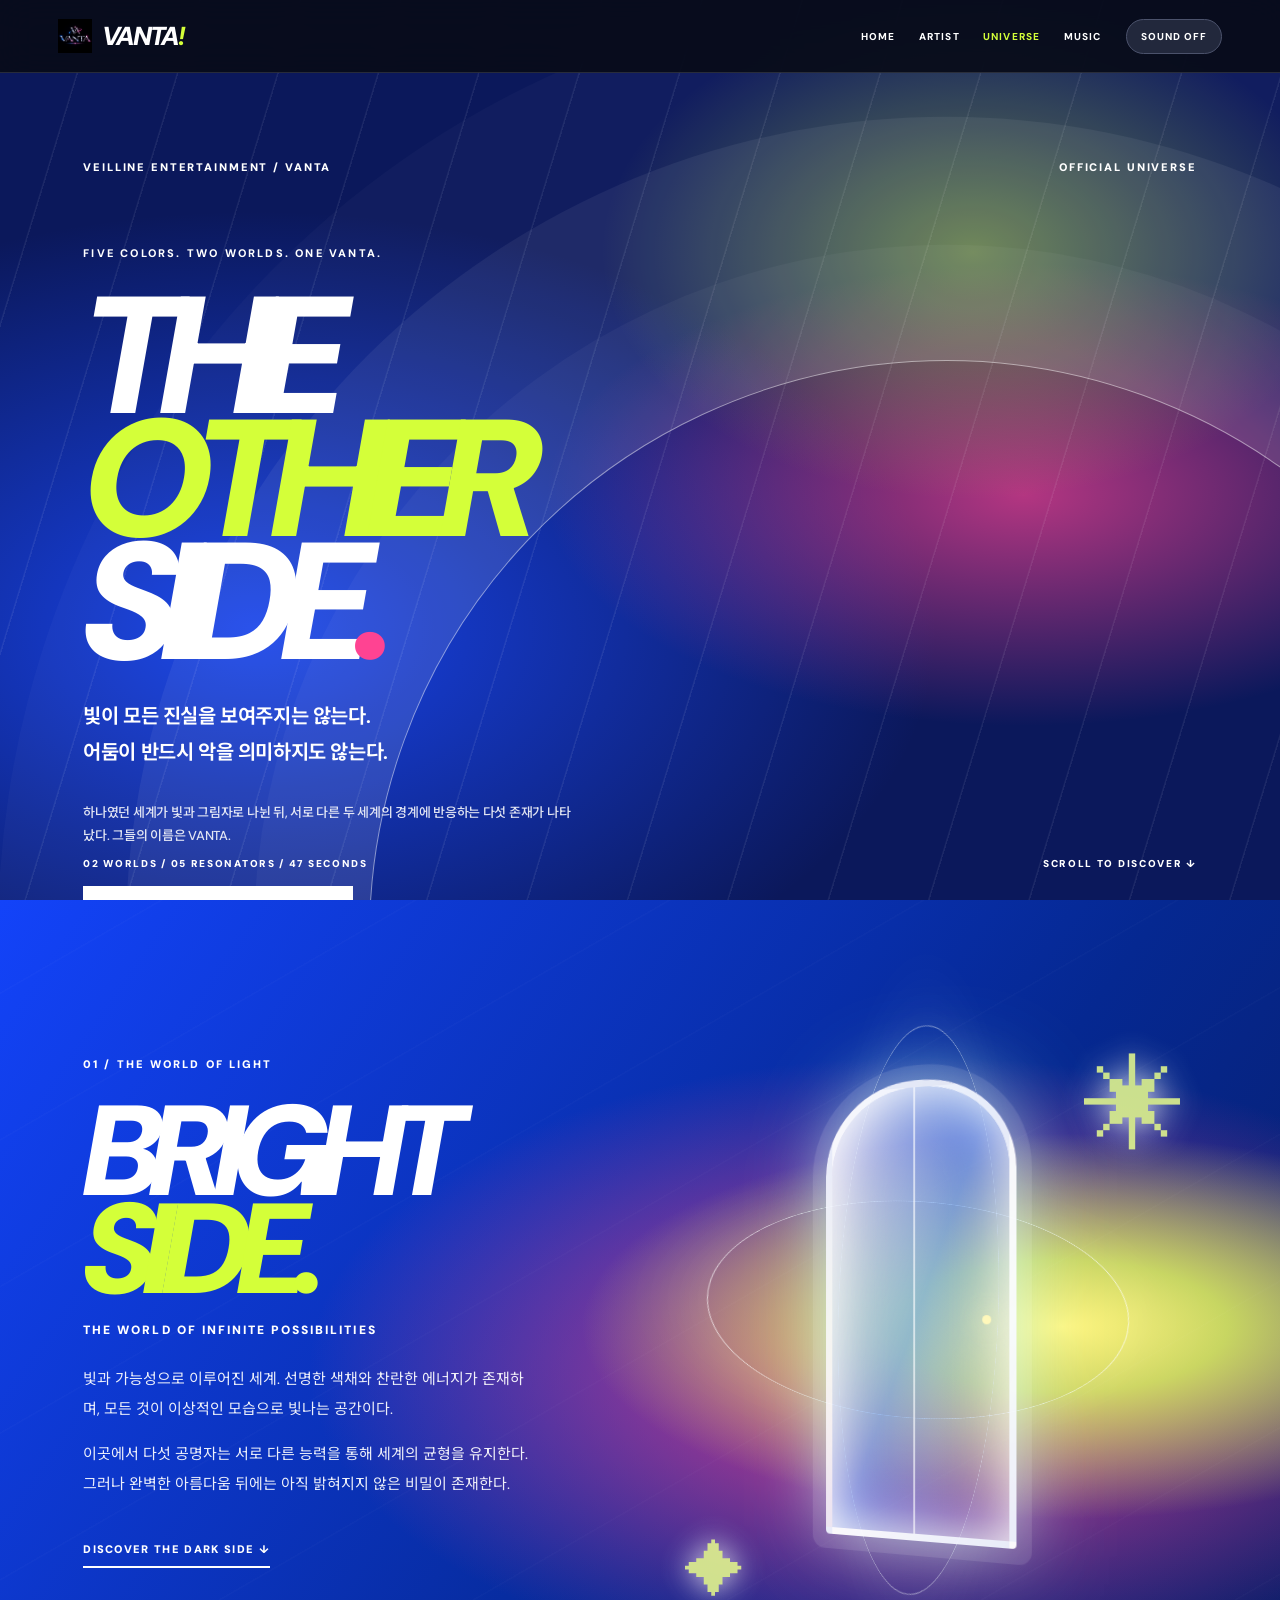
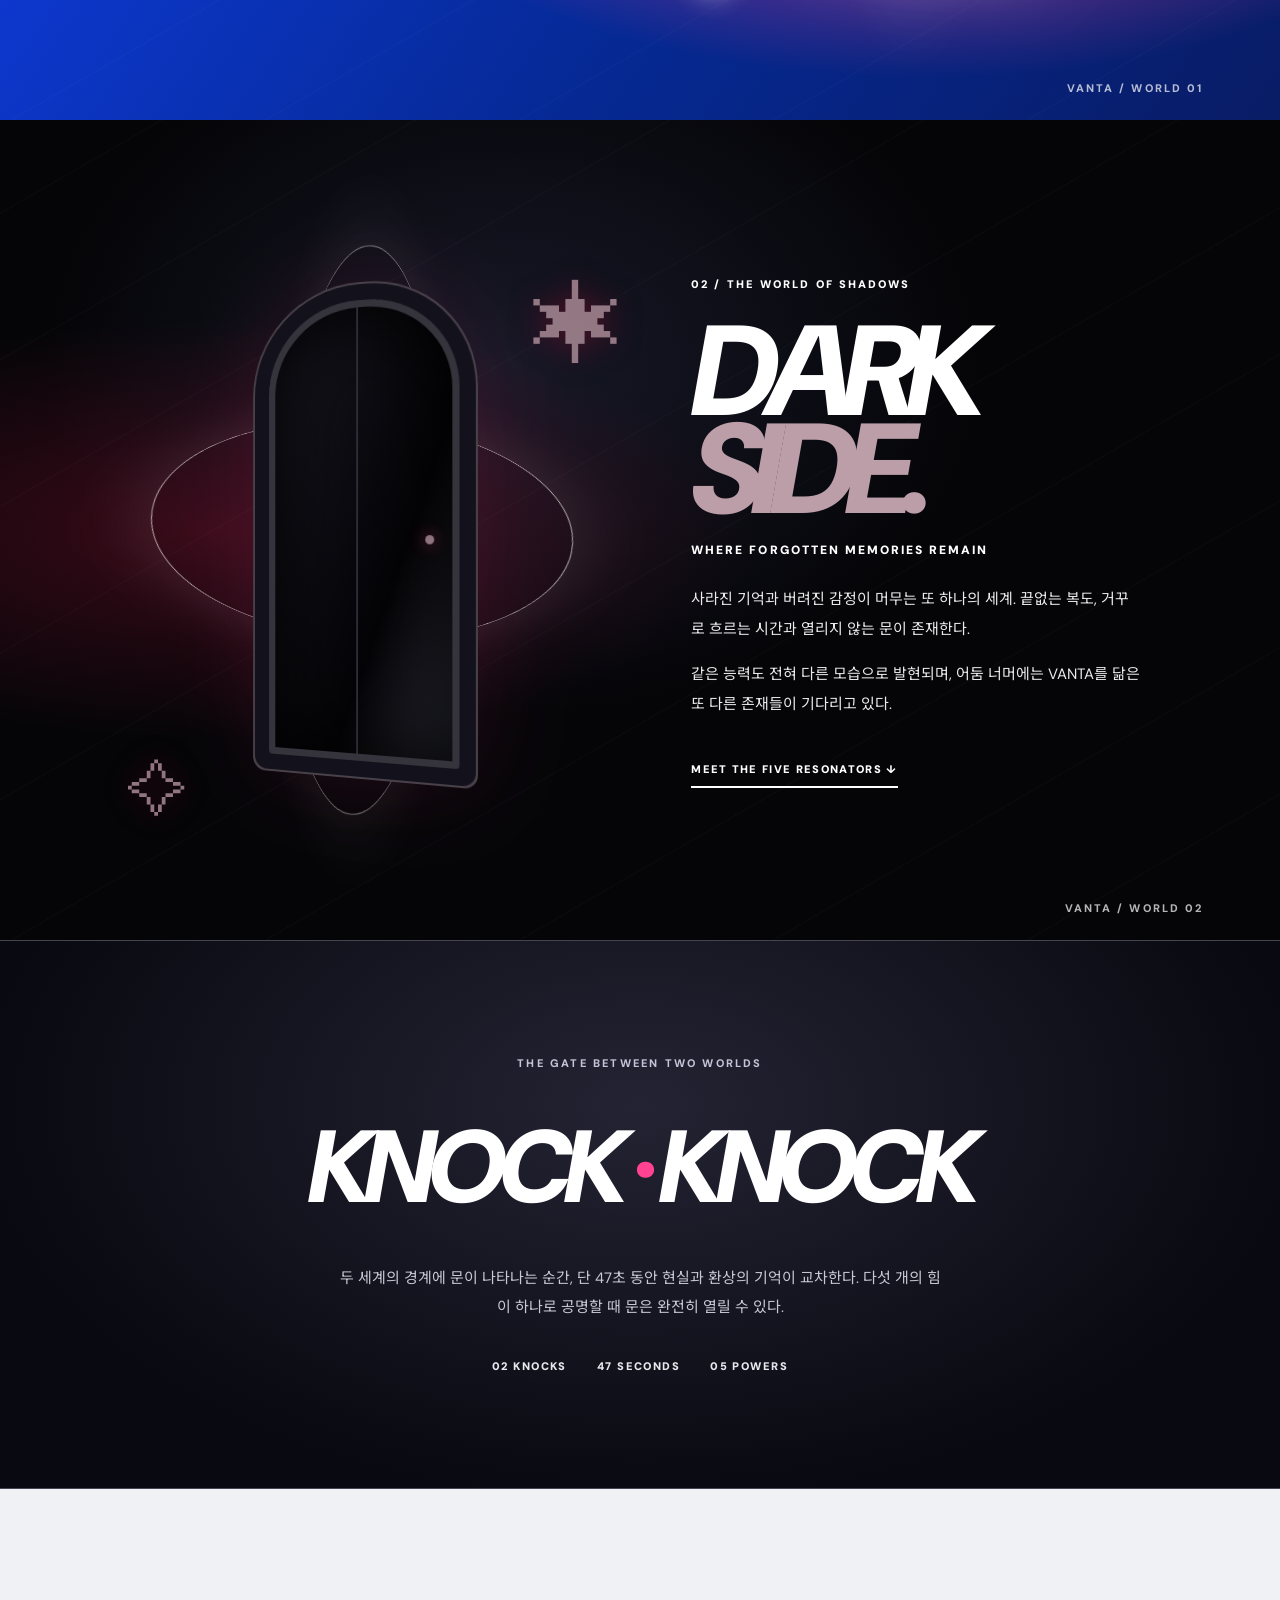
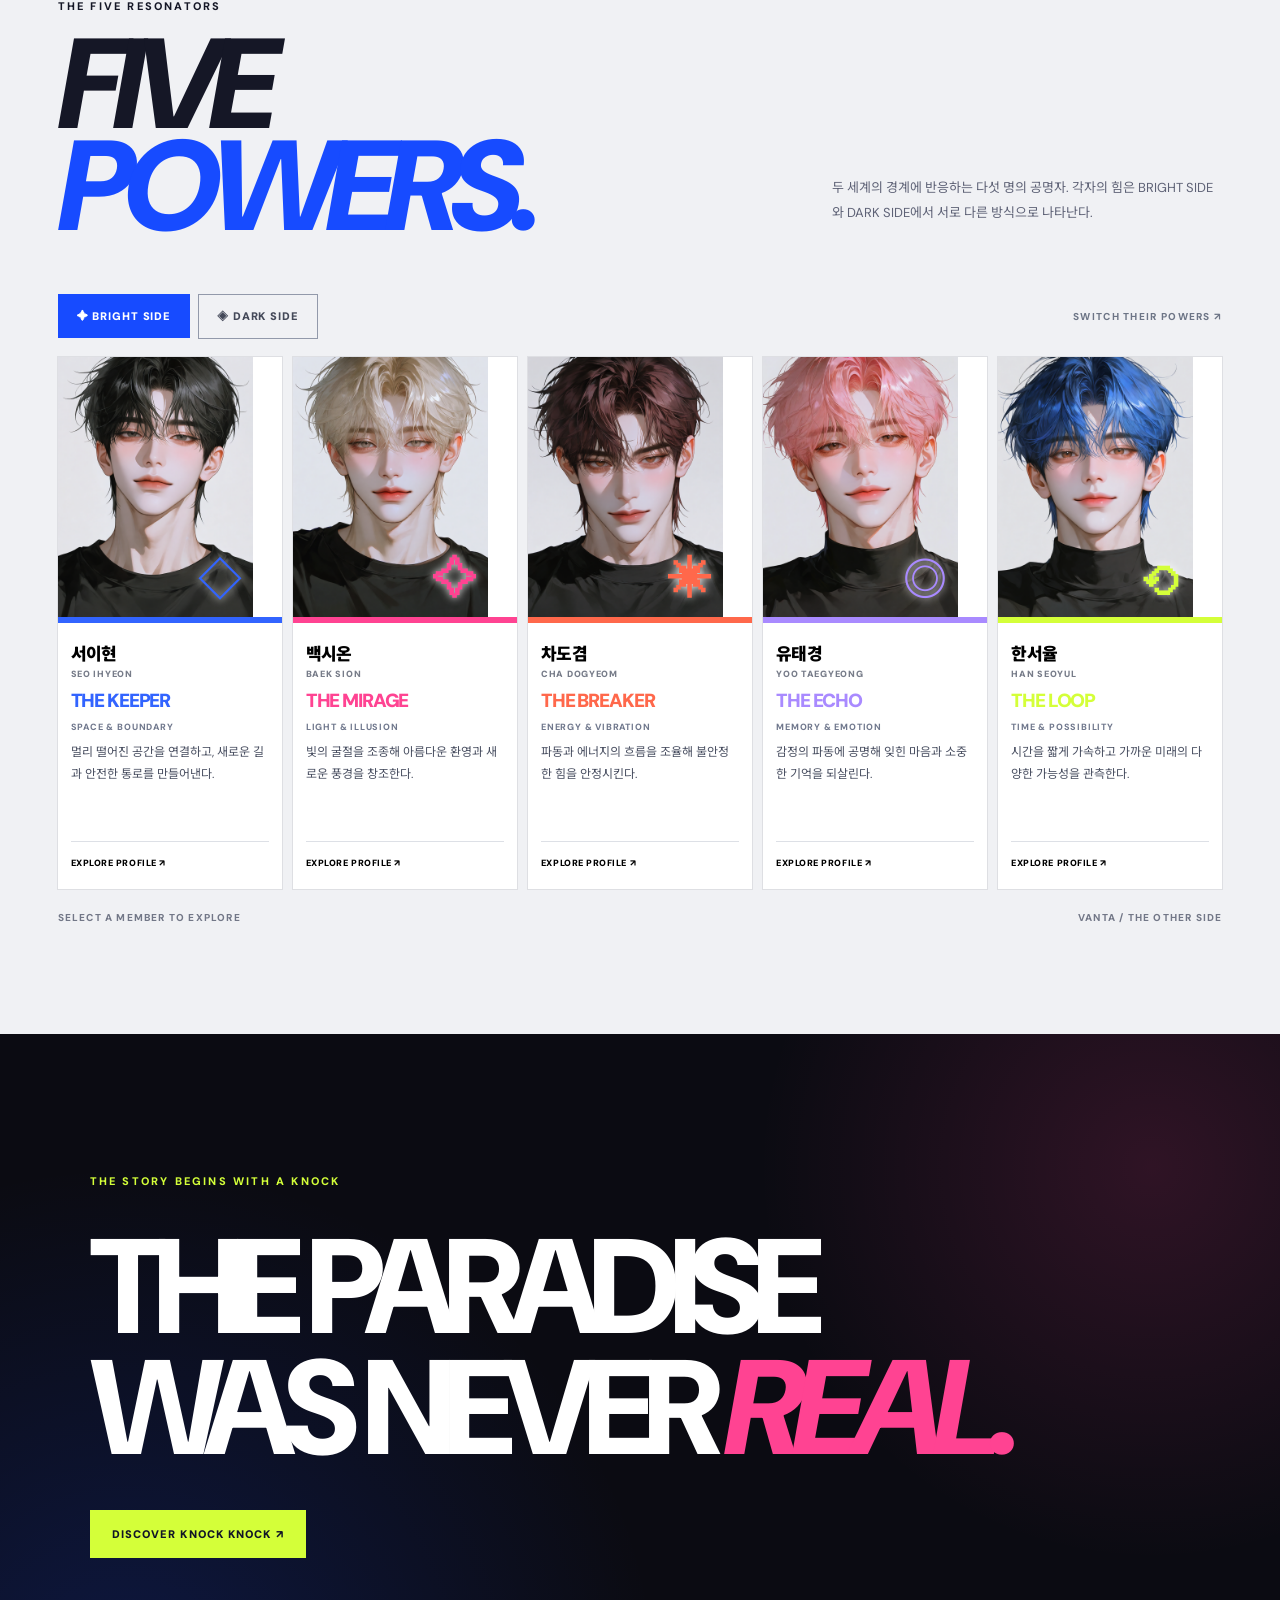
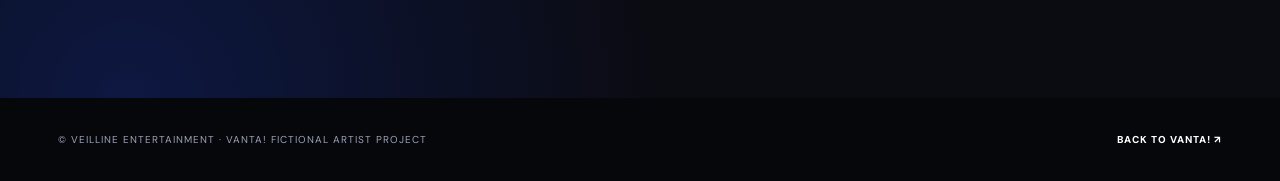
<file: universe.html>
<!doctype html>
<html lang="ko">
<head>
<meta charset="utf-8">
<meta name="viewport" content="width=device-width,initial-scale=1">
<meta name="theme-color" content="#101431">
<meta name="description" content="VANTA THE OTHER SIDE — BRIGHT SIDE와 DARK SIDE, 다섯 공명자의 세계관을 탐험하세요.">
<title>VANTA! — THE OTHER SIDE / UNIVERSE</title>
<link rel="icon" href="assets/vanta-original-logo.png" type="image/png">
<link rel="preconnect" href="https://fonts.googleapis.com"><link rel="preconnect" href="https://fonts.gstatic.com" crossorigin>
<link href="https://fonts.googleapis.com/css2?family=DM+Sans:wght@400;500;600;700;800;900&family=Noto+Sans+KR:wght@400;500;600;700;800;900&display=swap" rel="stylesheet">
<style>
:root{--blue:#174bff;--lime:#d4ff39;--pink:#ff4392;--ink:#101323;--font:'DM Sans','Noto Sans KR',sans-serif}
*{box-sizing:border-box}html{scroll-behavior:smooth}body{margin:0;font-family:var(--font);background:#070912;color:#fff;-webkit-font-smoothing:antialiased}button,a{font:inherit}button{cursor:pointer}a{color:inherit;text-decoration:none}img{display:block;width:100%;height:auto}button:focus-visible,a:focus-visible{outline:3px solid #d4ff39;outline-offset:4px}
body.dialog-open{overflow:hidden}.section-anchor{scroll-margin-top:78px}
.topbar{position:fixed;inset:0 0 auto;z-index:100;min-height:73px;padding:13px max(20px,4.5vw);display:flex;align-items:center;gap:24px;background:rgba(8,11,24,.91);border-bottom:1px solid rgba(255,255,255,.13);backdrop-filter:blur(18px)}
.logo{display:flex;gap:10px;align-items:center;font-size:26px;font-weight:900;font-style:italic;letter-spacing:-.09em}.logo img{width:34px;height:34px;object-fit:contain}.logo b{color:var(--lime)}
.toplinks{margin-left:auto;display:flex;align-items:center;gap:23px}.toplinks a{font-size:10px;font-weight:800;letter-spacing:.12em;white-space:nowrap}.toplinks a.active{color:var(--lime)}
.sound{color:#fff;white-space:nowrap;background:#22283c;border:1px solid #4b526b;border-radius:30px;padding:10px 14px;font-size:10px;font-weight:800;letter-spacing:.11em}.sound[aria-pressed=true]{background:var(--lime);border-color:var(--lime);color:#121729}
.hero{min-height:760px;height:100svh;position:relative;padding:160px max(28px,6.5vw) 60px;overflow:hidden;isolation:isolate;background:radial-gradient(ellipse at 76% 28%,rgba(212,255,57,.44),transparent 27%),radial-gradient(ellipse at 80% 55%,rgba(255,67,146,.69),transparent 33%),radial-gradient(ellipse at 20% 70%,rgba(26,74,255,.87),transparent 47%),#0b185b}
.hero:before{content:'';position:absolute;inset:0;z-index:-1;background:repeating-linear-gradient(107deg,transparent 0 94px,rgba(255,255,255,.07) 95px 96px);mix-blend-mode:screen}.hero:after{content:'';position:absolute;right:-19vw;bottom:-48vw;width:90vw;height:90vw;border:1px solid rgba(255,255,255,.5);border-radius:50%;box-shadow:0 0 0 9vw rgba(255,255,255,.035),0 0 0 19vw rgba(255,255,255,.06),0 0 0 29vw rgba(255,255,255,.025);transform:rotate(-25deg);pointer-events:none}
.hero-top{position:relative;z-index:1;display:flex;justify-content:space-between;font-size:11px;letter-spacing:.17em;font-weight:900}
.hero-copy{position:relative;z-index:2;margin-top:8vh;width:min(900px,90%)}.kicker{display:block;font-size:11px;font-weight:800;letter-spacing:.2em}.hero h1{font-size:clamp(85px,13vw,214px);letter-spacing:-.105em;line-height:.74;font-style:italic;font-weight:900;margin:35px 0}.hero h1 em{color:var(--lime)}.hero h1 .period{color:var(--pink)}.hero p{font-size:clamp(15px,1.55vw,21px);max-width:590px;line-height:1.8;font-weight:650;letter-spacing:-.02em}.hero-small{margin-top:30px;max-width:490px!important;opacity:.87;font-size:13px!important;font-weight:500!important}.enter{display:inline-flex;align-items:center;gap:50px;margin-top:25px;background:#fff;padding:17px 23px;color:#101c6f;font-size:11px;font-weight:900;letter-spacing:.09em}.enter span{font-size:23px}.hero-footer{position:absolute;bottom:30px;left:max(28px,6.5vw);right:max(28px,6.5vw);display:flex;justify-content:space-between;gap:15px;font-size:10px;letter-spacing:.17em;font-weight:900}
.world{min-height:740px;position:relative;display:grid;grid-template-columns:1fr 1fr;isolation:isolate;overflow:hidden;padding:90px max(25px,6.5vw);align-items:center}.world:before{content:'';position:absolute;inset:0;z-index:-1;opacity:.7;background:repeating-linear-gradient(-30deg,transparent 0 125px,rgba(255,255,255,.025) 126px 127px)}
.world.bright{background:radial-gradient(ellipse at 83% 52%,#fff57e 0,rgba(220,255,89,.8) 11%,transparent 32%),radial-gradient(ellipse at 72% 57%,rgba(255,67,146,.9),transparent 47%),linear-gradient(125deg,#1343f9,#052891 63%,#091c65)}.world.dark{background:radial-gradient(ellipse at 17% 50%,rgba(137,17,48,.4),transparent 36%),radial-gradient(ellipse at 40% 30%,rgba(72,79,127,.26),transparent 43%),#050508}
.world-copy{position:relative;z-index:3;max-width:580px}.world.dark .world-copy{grid-column:2;grid-row:1;padding-left:4vw}.world-label{font-size:11px;font-weight:900;letter-spacing:.19em}.world h2{font-size:clamp(80px,10vw,156px);line-height:.76;letter-spacing:-.1em;font-weight:900;font-style:italic;margin:30px 0 24px}.world h2 em{color:var(--lime)}.world.dark h2 em{color:#bc9ea8}.world-title{display:block;font-size:12px;font-weight:900;letter-spacing:.17em;margin-bottom:26px}.world p{font-size:15px;line-height:2;max-width:450px;color:#fff;opacity:.92}.world-link{display:inline-flex;align-items:center;gap:33px;margin-top:28px;padding-bottom:10px;border-bottom:2px solid currentColor;font-size:11px;letter-spacing:.12em;font-weight:900}
.world-scene{width:100%;height:min(640px,70vw);position:relative;display:grid;place-items:center;isolation:isolate}.world.dark .world-scene{grid-column:1;grid-row:1}.orb{width:74%;height:74%;border:1px solid rgba(255,255,255,.65);position:absolute;border-radius:50%;transform:rotateX(62deg) rotate(-23deg);box-shadow:0 0 85px rgba(255,255,255,.1)}.orb.orb2{width:91%;height:91%;transform:rotateY(72deg) rotate(25deg);opacity:.7}.gateway{width:36%;height:72%;border:7px solid rgba(255,255,255,.85);border-radius:48% 48% 4px 4px/20% 20% 4px 4px;background:linear-gradient(110deg,rgba(255,255,255,.78),rgba(106,167,255,.65),rgba(255,255,255,.12));box-shadow:0 0 0 15px rgba(255,255,255,.1),0 0 80px rgba(190,254,244,.75),inset 0 0 55px #fff;position:relative;transform:perspective(900px) rotateY(-18deg)}.gateway:before{content:'';position:absolute;top:0;bottom:0;left:47%;width:2px;background:rgba(255,255,255,.62)}
.world.dark .gateway{border-color:#35333b;background:linear-gradient(110deg,#191923,#040306 65%,#30313d);box-shadow:0 0 0 16px #13111b,0 0 0 18px #48414a,0 0 105px rgba(139,30,70,.32),inset 0 0 85px #000}.world.dark .gateway:before{background:#322d3a}.gateway-knob{position:absolute;right:10%;top:51%;width:9px;height:9px;border-radius:50%;background:#fff8bb;box-shadow:0 0 24px #fff8bb}.world.dark .gateway-knob{background:#8d7480;box-shadow:0 0 16px #8d223c}
.spark{position:absolute;font-size:clamp(50px,8vw,120px);color:#eaff8e;text-shadow:0 0 30px #fff;opacity:.86}.spark.a{top:8%;right:2%}.spark.b{bottom:3%;left:8%;font-size:60px}.world.dark .spark{color:#a98a95;text-shadow:0 0 30px #5a1128}.world-number{position:absolute;bottom:25px;right:6%;font-size:11px;font-weight:800;letter-spacing:.19em;opacity:.7}
.gate-interlude{text-align:center;padding:115px 22px;background:radial-gradient(ellipse at 50% 30%,#242333,#090911 73%);border-top:1px solid #454451;border-bottom:1px solid #454451}.gate-interlude .kicker{color:#c6c3d8}.knocks{font-size:clamp(45px,8vw,125px);font-style:italic;font-weight:900;letter-spacing:-.085em;margin:30px 0}.knocks b{color:var(--pink)}.gate-interlude p{color:#c8c8d4;max-width:610px;margin:0 auto;font-size:15px;line-height:1.9}.gate-numbers{margin:38px auto 0;display:flex;gap:30px;justify-content:center;flex-wrap:wrap;color:#e8e8ed;font-size:11px;letter-spacing:.13em;font-weight:900}
.resonators{background:#f0f1f4;color:#151726;padding:110px max(22px,4.5vw)}.res-head{display:flex;justify-content:space-between;align-items:end;gap:35px}.res-head h2{font-size:clamp(70px,10vw,150px);letter-spacing:-.09em;line-height:.8;font-weight:900;margin:21px 0 0;font-style:italic}.res-head h2 em{color:#174bff}.res-head p{max-width:390px;color:#5e6276;line-height:1.9;font-size:13px}.side-switch{display:flex;align-items:center;gap:8px;margin:55px 0 18px;flex-wrap:wrap}.side-switch button{background:transparent;border:1px solid #9299aa;padding:14px 18px;font-size:11px;font-weight:900;letter-spacing:.08em;color:#444959}.side-switch button.active{color:#fff;border-color:#174bff;background:#174bff}.resonators[data-side=dark] .side-switch button.active{background:#13131b;border-color:#13131b}.side-switch small{margin-left:auto;font-size:10px;font-weight:800;letter-spacing:.13em;color:#6d7586}
.res-grid{display:grid;grid-template-columns:repeat(5,minmax(0,1fr));gap:11px}.res-card{display:flex;flex-direction:column;text-align:left;background:#fff;border:0;padding:0;overflow:hidden;box-shadow:0 0 0 1px rgba(13,15,30,.08);transition:transform .22s,box-shadow .22s}.res-card:hover{transform:translateY(-7px);box-shadow:7px 10px 0 var(--accent)}.res-photo{display:block;height:260px;position:relative;overflow:hidden;background:#e2e3e7}.res-photo img{width:100%;height:100%;object-fit:cover;object-position:center 20%}.res-mark{position:absolute;bottom:8px;right:11px;font-size:44px;font-weight:900;color:var(--accent);text-shadow:0 0 8px #fff}.res-info{display:flex;flex-direction:column;gap:8px;padding:17px 13px 20px;flex:1;border-top:6px solid var(--accent)}.res-name{font-size:17px;font-weight:900;letter-spacing:-.04em}.res-name small{display:block;font-size:9px;color:#777c89;letter-spacing:.08em;margin-top:3px}.res-title{font-size:19px;font-weight:900;letter-spacing:-.06em;color:var(--accent)}.res-domain{font-size:9px;font-weight:800;color:#70788d;letter-spacing:.09em}.res-description{font-size:12px;color:#494f61;line-height:1.85;min-height:92px}.res-arrow{margin-top:auto;padding-top:15px;border-top:1px solid #dde0e6;font-size:9px;font-weight:900;letter-spacing:.06em}
.res-footer{display:flex;justify-content:space-between;margin-top:22px;color:#727787;font-size:10px;font-weight:800;letter-spacing:.12em}
.outro{padding:140px max(24px,7vw);background:#0b0b12;position:relative;overflow:hidden}.outro:before{content:'';position:absolute;inset:0;background:radial-gradient(circle at 90% 20%,rgba(255,67,146,.15),transparent 31%),radial-gradient(circle at 10% 100%,rgba(23,75,255,.2),transparent 40%)}.outro>*{position:relative}.outro .kicker{color:var(--lime)}.outro h2{font-size:clamp(50px,10.5vw,155px);font-weight:900;letter-spacing:-.095em;line-height:.9;margin:40px 0}.outro h2 em{color:var(--pink);font-style:italic}.outro a{display:inline-block;background:var(--lime);color:#111527;padding:17px 22px;font-size:11px;font-weight:900;letter-spacing:.1em}
.foot{padding:35px max(24px,4.5vw);background:#06070b;display:flex;justify-content:space-between;gap:20px;font-size:10px;color:#9ea3b5;letter-spacing:.1em}.foot a{color:#fff;font-weight:800}
dialog{position:fixed;inset:0;max-width:min(900px,calc(100vw - 24px));max-height:90vh;margin:auto;padding:0;border:0;background:#fff;color:#141622;box-shadow:0 30px 100px rgba(0,0,0,.7);overflow:auto}dialog::backdrop{background:rgba(0,0,0,.83);backdrop-filter:blur(10px)}.dialog-close{position:sticky;top:10px;margin:10px 10px -50px auto;z-index:5;display:block;border:0;background:#d4ff39;color:#101427;width:40px;height:40px;font-size:22px}.dialog-inner{display:grid;grid-template-columns:42% 58%}.dialog-inner img{height:100%;max-height:800px;object-fit:cover}.dialog-detail{padding:65px 35px 45px}.dialog-detail .kicker{color:#174bff}.dialog-detail h2{font-size:clamp(42px,6vw,73px);line-height:.9;letter-spacing:-.08em;margin:25px 0}.dialog-detail h2 em{display:block;color:var(--accent)}.dialog-domain{font-size:11px;font-weight:900;letter-spacing:.1em}.dialog-section{border-top:1px solid #dadee6;padding:22px 0}.dialog-section b{font-size:11px;letter-spacing:.1em}.dialog-section p{color:#505468;font-size:13px;line-height:1.9}.dialog-symbols{font-size:10px;letter-spacing:.12em;color:#6d7181;font-weight:900}
@media(max-width:1100px){.res-grid{grid-template-columns:repeat(3,minmax(0,1fr))}.res-photo{height:300px}.world{min-height:650px}.world h2{font-size:clamp(70px,10vw,112px)}}
@media(max-width:750px){.topbar{padding:13px 16px;gap:10px;flex-wrap:wrap}.logo{font-size:20px}.logo img{height:28px;width:28px}.toplinks{gap:11px;overflow-x:auto}.toplinks a{font-size:9px}.sound{padding:8px;font-size:9px}.hero{min-height:700px;height:95svh;padding:145px 20px 70px}.hero-copy{width:100%;margin-top:45px}.hero h1{font-size:clamp(72px,18vw,128px)}.hero-top,.hero-footer{font-size:8px}.hero-footer{left:20px;right:20px}.world{display:flex;flex-direction:column;align-items:stretch;padding:90px 22px 55px;gap:10px}.world-copy{max-width:none}.world.dark .world-copy{padding-left:0}.world h2{font-size:clamp(78px,17vw,122px)}.world p{font-size:13px}.world-scene{height:360px}.world-number{bottom:18px}.resonators{padding:80px 18px}.res-head{display:block}.res-head p{margin-top:28px}.res-grid{grid-template-columns:repeat(2,minmax(0,1fr))}.res-photo{height:235px}.res-name{font-size:15px}.res-title{font-size:17px}.res-description{min-height:120px;font-size:11px}.res-info{padding:13px 10px 17px}.side-switch small{width:100%;margin:5px 0}.dialog-inner{grid-template-columns:1fr}.dialog-inner img{height:300px;object-position:center 15%}.dialog-detail{padding:45px 24px 30px}.foot{display:block;line-height:2}}
@media(max-width:390px){.topbar{gap:5px}.toplinks a{font-size:8px}.sound{font-size:8px}.hero h1{font-size:70px}.res-photo{height:180px}.res-description{min-height:150px}.res-title{font-size:15px}.res-domain{font-size:8px}}
@media(prefers-reduced-motion:reduce){html{scroll-behavior:auto}*,*:before,*:after{animation:none!important;transition:none!important}}
</style>
</head>
<body>
<header class="topbar">
 <a class="logo" href="index.html#home" aria-label="VANTA 공식 홈페이지"><img src="assets/vanta-original-logo.png" alt=""><span>VANTA<b>!</b></span></a>
 <nav class="toplinks" aria-label="상단 메뉴"><a href="index.html#home">HOME</a><a href="index.html#artist">ARTIST</a><a href="universe.html" class="active" aria-current="page">UNIVERSE</a><a href="index.html#music">MUSIC</a></nav>
 <button id="sound" class="sound" aria-pressed="false" type="button">SOUND OFF</button>
</header>
<main>
<section class="hero section-anchor" id="top" aria-labelledby="universeTitle">
 <div class="hero-top"><span>VEILLINE ENTERTAINMENT / VANTA</span><span>OFFICIAL UNIVERSE</span></div>
 <div class="hero-copy">
  <span class="kicker">FIVE COLORS. TWO WORLDS. ONE VANTA.</span>
  <h1 id="universeTitle">THE<br><em>OTHER</em><br>SIDE<span class="period">.</span></h1>
  <p>빛이 모든 진실을 보여주지는 않는다.<br>어둠이 반드시 악을 의미하지도 않는다.</p>
  <p class="hero-small">하나였던 세계가 빛과 그림자로 나뉜 뒤, 서로 다른 두 세계의 경계에 반응하는 다섯 존재가 나타났다. 그들의 이름은 VANTA.</p>
  <a class="enter" href="#bright">EXPLORE THE UNIVERSE <span>↓</span></a>
 </div>
 <div class="hero-footer"><span>02 WORLDS / 05 RESONATORS / 47 SECONDS</span><span>SCROLL TO DISCOVER ↓</span></div>
</section>
<section class="world bright section-anchor" id="bright">
 <div class="world-copy">
 <span class="world-label">01 / THE WORLD OF LIGHT</span>
 <h2>BRIGHT<br><em>SIDE.</em></h2>
 <span class="world-title">THE WORLD OF INFINITE POSSIBILITIES</span>
 <p>빛과 가능성으로 이루어진 세계. 선명한 색채와 찬란한 에너지가 존재하며, 모든 것이 이상적인 모습으로 빛나는 공간이다.</p>
 <p>이곳에서 다섯 공명자는 서로 다른 능력을 통해 세계의 균형을 유지한다. 그러나 완벽한 아름다움 뒤에는 아직 밝혀지지 않은 비밀이 존재한다.</p>
 <a class="world-link" href="#dark">DISCOVER THE DARK SIDE ↓</a>
 </div>
 <div class="world-scene" aria-hidden="true"><span class="orb"></span><span class="orb orb2"></span><span class="gateway"><i class="gateway-knob"></i></span><span class="spark a">✳</span><span class="spark b">✦</span></div>
 <span class="world-number">VANTA / WORLD 01</span>
</section>
<section class="world dark section-anchor" id="dark">
 <div class="world-copy">
 <span class="world-label">02 / THE WORLD OF SHADOWS</span>
 <h2>DARK<br><em>SIDE.</em></h2>
 <span class="world-title">WHERE FORGOTTEN MEMORIES REMAIN</span>
 <p>사라진 기억과 버려진 감정이 머무는 또 하나의 세계. 끝없는 복도, 거꾸로 흐르는 시간과 열리지 않는 문이 존재한다.</p>
 <p>같은 능력도 전혀 다른 모습으로 발현되며, 어둠 너머에는 VANTA를 닮은 또 다른 존재들이 기다리고 있다.</p>
 <a class="world-link" href="#resonators">MEET THE FIVE RESONATORS ↓</a>
 </div>
 <div class="world-scene" aria-hidden="true"><span class="orb"></span><span class="orb orb2"></span><span class="gateway"><i class="gateway-knob"></i></span><span class="spark a">✶</span><span class="spark b">✧</span></div>
 <span class="world-number">VANTA / WORLD 02</span>
</section>
<section class="gate-interlude" aria-label="두 세계를 잇는 문">
 <span class="kicker">THE GATE BETWEEN TWO WORLDS</span>
 <div class="knocks">KNOCK <b>·</b> KNOCK</div>
 <p>두 세계의 경계에 문이 나타나는 순간, 단 47초 동안 현실과 환상의 기억이 교차한다. 다섯 개의 힘이 하나로 공명할 때 문은 완전히 열릴 수 있다.</p>
 <div class="gate-numbers"><span>02 KNOCKS</span><span>47 SECONDS</span><span>05 POWERS</span></div>
</section>
<section id="resonators" class="resonators section-anchor" data-side="bright">
 <div class="res-head"><div><span class="kicker">THE FIVE RESONATORS</span><h2>FIVE<br><em>POWERS.</em></h2></div><p>두 세계의 경계에 반응하는 다섯 명의 공명자. 각자의 힘은 BRIGHT SIDE와 DARK SIDE에서 서로 다른 방식으로 나타난다.</p></div>
 <div class="side-switch" role="group" aria-label="능력의 세계 선택">
 <button type="button" class="active" data-side="bright" aria-pressed="true">✦ BRIGHT SIDE</button><button type="button" data-side="dark" aria-pressed="false">◈ DARK SIDE</button><small>SWITCH THEIR POWERS ↗</small>
 </div>
 <div class="res-grid"><button class="res-card" type="button" data-member="ihyeon" style="--accent:#3264ff" aria-label="서이현 세계관 상세 보기"><span class="res-photo"><img src="assets/seo-ihyeon.png" alt="서이현 멤버 원본 이미지" loading="lazy"><span class="res-mark">◇</span></span><span class="res-info"><span class="res-name">서이현<small>SEO IHYEON</small></span><span class="res-title">THE KEEPER</span><span class="res-domain">SPACE & BOUNDARY</span><span class="res-description" data-bright="멀리 떨어진 공간을 연결하고, 새로운 길과 안전한 통로를 만들어낸다." data-dark="경계를 봉쇄하고, 공간의 출구를 지워 누구도 쉽게 빠져나갈 수 없도록 만든다.">멀리 떨어진 공간을 연결하고, 새로운 길과 안전한 통로를 만들어낸다.</span><span class="res-arrow">EXPLORE PROFILE ↗</span></span></button>
<button class="res-card" type="button" data-member="sion" style="--accent:#ff4392" aria-label="백시온 세계관 상세 보기"><span class="res-photo"><img src="assets/baek-sion.png" alt="백시온 멤버 원본 이미지" loading="lazy"><span class="res-mark">✧</span></span><span class="res-info"><span class="res-name">백시온<small>BAEK SION</small></span><span class="res-title">THE MIRAGE</span><span class="res-domain">LIGHT & ILLUSION</span><span class="res-description" data-bright="빛의 굴절을 조종해 아름다운 환영과 새로운 풍경을 창조한다." data-dark="현실과 환상의 경계를 흐려 눈앞의 풍경을 전혀 다른 모습으로 보이게 한다.">빛의 굴절을 조종해 아름다운 환영과 새로운 풍경을 창조한다.</span><span class="res-arrow">EXPLORE PROFILE ↗</span></span></button>
<button class="res-card" type="button" data-member="dogyeom" style="--accent:#ff684b" aria-label="차도겸 세계관 상세 보기"><span class="res-photo"><img src="assets/cha-dogyeom.png" alt="차도겸 멤버 원본 이미지" loading="lazy"><span class="res-mark">✳</span></span><span class="res-info"><span class="res-name">차도겸<small>CHA DOGYEOM</small></span><span class="res-title">THE BREAKER</span><span class="res-domain">ENERGY & VIBRATION</span><span class="res-description" data-bright="파동과 에너지의 흐름을 조율해 불안정한 힘을 안정시킨다." data-dark="강렬한 진동으로 물질과 공간의 결합에 균열을 일으킨다.">파동과 에너지의 흐름을 조율해 불안정한 힘을 안정시킨다.</span><span class="res-arrow">EXPLORE PROFILE ↗</span></span></button>
<button class="res-card" type="button" data-member="taegyeong" style="--accent:#a98aff" aria-label="유태경 세계관 상세 보기"><span class="res-photo"><img src="assets/yoo-taegyeong.png" alt="유태경 멤버 원본 이미지" loading="lazy"><span class="res-mark">◎</span></span><span class="res-info"><span class="res-name">유태경<small>YOO TAEGYEONG</small></span><span class="res-title">THE ECHO</span><span class="res-domain">MEMORY & EMOTION</span><span class="res-description" data-bright="감정의 파동에 공명해 잊힌 마음과 소중한 기억을 되살린다." data-dark="숨겨진 기억을 불러내 오래 묻혀 있던 장면과 마주하게 한다.">감정의 파동에 공명해 잊힌 마음과 소중한 기억을 되살린다.</span><span class="res-arrow">EXPLORE PROFILE ↗</span></span></button>
<button class="res-card" type="button" data-member="seoyul" style="--accent:#d4ff39" aria-label="한서율 세계관 상세 보기"><span class="res-photo"><img src="assets/han-seoyul.png" alt="한서율 멤버 원본 이미지" loading="lazy"><span class="res-mark">⟲</span></span><span class="res-info"><span class="res-name">한서율<small>HAN SEOYUL</small></span><span class="res-title">THE LOOP</span><span class="res-domain">TIME & POSSIBILITY</span><span class="res-description" data-bright="시간을 짧게 가속하고 가까운 미래의 다양한 가능성을 관측한다." data-dark="순간을 정지하거나 최대 47초 동안 반복하게 만든다.">시간을 짧게 가속하고 가까운 미래의 다양한 가능성을 관측한다.</span><span class="res-arrow">EXPLORE PROFILE ↗</span></span></button></div>
 <div class="res-footer"><span>SELECT A MEMBER TO EXPLORE</span><span>VANTA / THE OTHER SIDE</span></div>
</section>
<section class="outro">
 <span class="kicker">THE STORY BEGINS WITH A KNOCK</span>
 <h2>THE PARADISE<br>WAS NEVER <em>REAL.</em></h2>
 <a href="index.html#music">DISCOVER KNOCK KNOCK ↗</a>
</section>
</main>
<footer class="foot"><span>© VEILLINE ENTERTAINMENT · VANTA! FICTIONAL ARTIST PROJECT</span><a href="index.html#home">BACK TO VANTA! ↗</a></footer>
<audio id="bgm" src="assets/vanta-bgm.mp3" loop preload="metadata"></audio>
<dialog id="profileDialog" aria-labelledby="profileName"><button class="dialog-close" id="dialogClose" aria-label="프로필 닫기">✕</button><div id="profileContent"></div></dialog>
<script>
const members=[{"id":"ihyeon","ko":"서이현","en":"SEO IHYEON","title":"THE KEEPER","domain":"SPACE & BOUNDARY","color":"#3264ff","symbol":"◇","pic":"assets/seo-ihyeon.png","bright":"멀리 떨어진 공간을 연결하고, 새로운 길과 안전한 통로를 만들어낸다.","dark":"경계를 봉쇄하고, 공간의 출구를 지워 누구도 쉽게 빠져나갈 수 없도록 만든다.","icons":"KEY / DOOR / DIMENSION"},{"id":"sion","ko":"백시온","en":"BAEK SION","title":"THE MIRAGE","domain":"LIGHT & ILLUSION","color":"#ff4392","symbol":"✧","pic":"assets/baek-sion.png","bright":"빛의 굴절을 조종해 아름다운 환영과 새로운 풍경을 창조한다.","dark":"현실과 환상의 경계를 흐려 눈앞의 풍경을 전혀 다른 모습으로 보이게 한다.","icons":"MIRROR / LIGHT / ILLUSION"},{"id":"dogyeom","ko":"차도겸","en":"CHA DOGYEOM","title":"THE BREAKER","domain":"ENERGY & VIBRATION","color":"#ff684b","symbol":"✳","pic":"assets/cha-dogyeom.png","bright":"파동과 에너지의 흐름을 조율해 불안정한 힘을 안정시킨다.","dark":"강렬한 진동으로 물질과 공간의 결합에 균열을 일으킨다.","icons":"CRACK / WAVE / LIGHTNING"},{"id":"taegyeong","ko":"유태경","en":"YOO TAEGYEONG","title":"THE ECHO","domain":"MEMORY & EMOTION","color":"#a98aff","symbol":"◎","pic":"assets/yoo-taegyeong.png","bright":"감정의 파동에 공명해 잊힌 마음과 소중한 기억을 되살린다.","dark":"숨겨진 기억을 불러내 오래 묻혀 있던 장면과 마주하게 한다.","icons":"ECHO / MEMORY / RIPPLE"},{"id":"seoyul","ko":"한서율","en":"HAN SEOYUL","title":"THE LOOP","domain":"TIME & POSSIBILITY","color":"#d4ff39","symbol":"⟲","pic":"assets/han-seoyul.png","bright":"시간을 짧게 가속하고 가까운 미래의 다양한 가능성을 관측한다.","dark":"순간을 정지하거나 최대 47초 동안 반복하게 만든다.","icons":"CLOCK / BUTTERFLY / LOOP"}];
const panel=document.getElementById('resonators');
panel.querySelectorAll('.side-switch button[data-side]').forEach(button=>{
 button.addEventListener('click',()=>{
   const side=button.dataset.side;panel.dataset.side=side;
   panel.querySelectorAll('.side-switch button[data-side]').forEach(b=>{const active=b===button;b.classList.toggle('active',active);b.setAttribute('aria-pressed',String(active));});
   panel.querySelectorAll('.res-description').forEach(el=>el.textContent=el.dataset[side]);
 });
});
const dialog=document.getElementById('profileDialog');
document.querySelectorAll('.res-card').forEach(card=>card.addEventListener('click',()=>{
 const m=members.find(m=>m.id===card.dataset.member);if(!m)return;
 document.getElementById('profileContent').innerHTML='<div class="dialog-inner" style="--accent:'+m.color+'"><img src="'+m.pic+'" alt="'+m.ko+' 원본 프로필"><div class="dialog-detail"><span class="kicker">VANTA / THE OTHER SIDE</span><h2 id="profileName">'+m.ko+'<em>'+m.title+'</em></h2><p class="dialog-domain">'+m.domain+'</p><div class="dialog-section"><b>BRIGHT SIDE</b><p>'+m.bright+'</p></div><div class="dialog-section"><b>DARK SIDE</b><p>'+m.dark+'</p></div><p class="dialog-symbols">SYMBOLS / '+m.icons+'</p><a class="dialog-domain" href="index.html#artist">OFFICIAL ARTIST PROFILE ↗</a></div></div>';
 dialog.showModal();document.body.classList.add('dialog-open');
}));
const closeDialog=()=>{dialog.close();document.body.classList.remove('dialog-open')};
document.getElementById('dialogClose').addEventListener('click',closeDialog);
dialog.addEventListener('click',e=>{if(e.target===dialog)closeDialog()});
dialog.addEventListener('close',()=>document.body.classList.remove('dialog-open'));
const audio=document.getElementById('bgm');const sound=document.getElementById('sound');audio.volume=.16;
function labelSound(){const on=!audio.paused;sound.textContent=on?'SOUND ON':'SOUND OFF';sound.setAttribute('aria-pressed',String(on))}
sound.addEventListener('click',async()=>{if(audio.paused){try{await audio.play()}catch(e){}}else audio.pause();labelSound()});
audio.addEventListener('play',labelSound);audio.addEventListener('pause',labelSound);
</script>
</body></html>
</file>
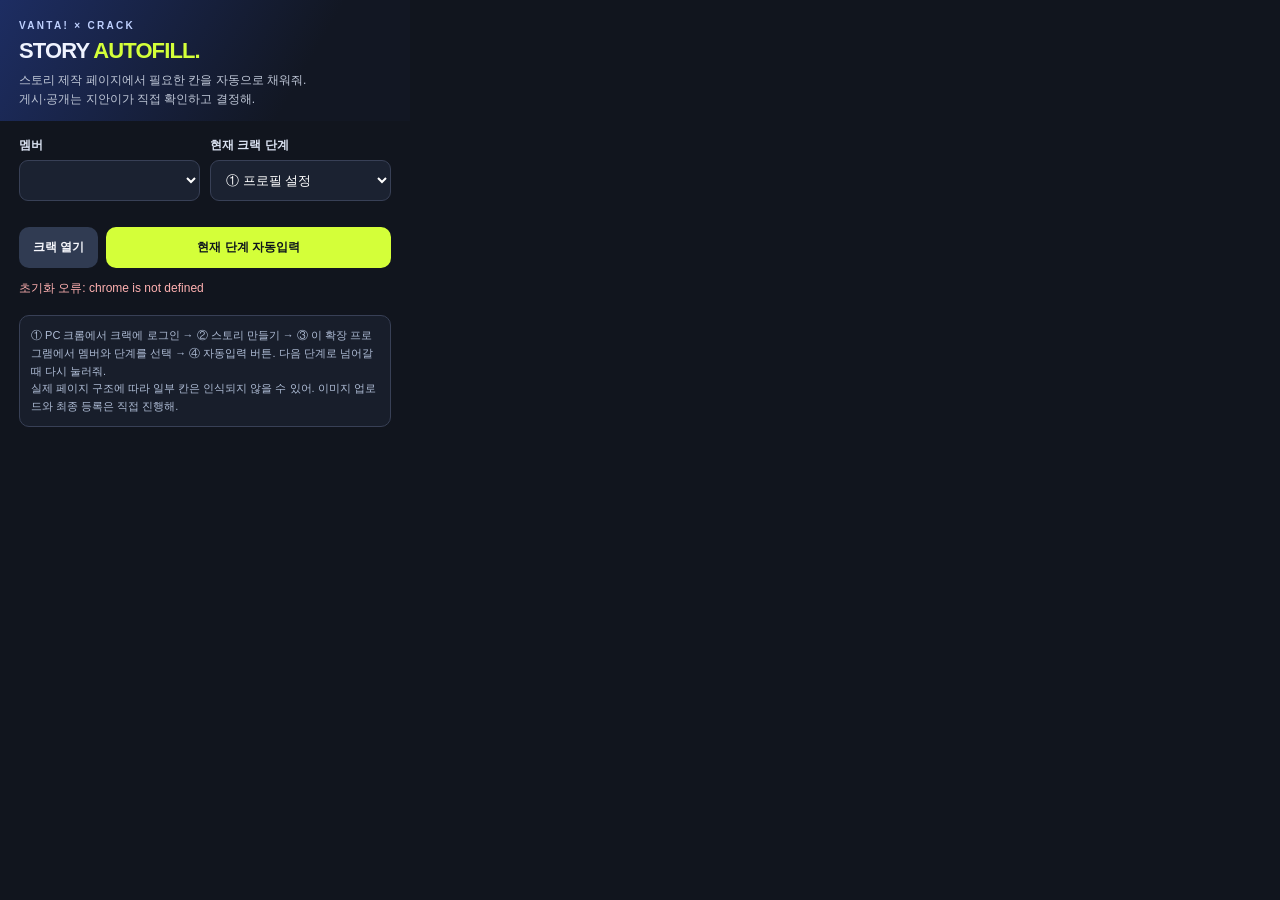
<file: tools/crack-autofill/popup.html>
<!doctype html>
<html lang="ko">
<head>
  <meta charset="utf-8" />
  <meta name="viewport" content="width=device-width,initial-scale=1" />
  <title>VANTA · CRACK 자동입력</title>
  <style>
    :root{font-family:-apple-system,BlinkMacSystemFont,"Malgun Gothic",sans-serif;color:#eff3ff;background:#11151e;font-size:13px}
    body{margin:0;min-width:370px;width:410px;max-height:590px;overflow:auto}
    header{padding:20px 19px 12px;background:linear-gradient(120deg,#1d2d62,#121723 72%)}
    .tag{font-size:10px;letter-spacing:.23em;color:#bfd1ff;font-weight:700}
    h1{margin:7px 0 7px;font-size:22px;letter-spacing:-.04em}h1 b{color:#d4ff39}
    p{margin:0;font-size:12px;line-height:1.6;color:#bfc7d7}
    main{padding:16px 19px 20px}label{display:block;margin:0 0 6px;color:#dbe3f3;font-size:12px;font-weight:700}
    select,textarea,input{width:100%;box-sizing:border-box;border:1px solid #384056;border-radius:9px;color:#fff;background:#1b2231;padding:11px;font-family:inherit;font-size:13px}
    select{height:41px}.control{margin-bottom:14px}textarea{min-height:85px;resize:vertical;line-height:1.5}
    .field-heading{display:flex;justify-content:space-between;align-items:center;margin-bottom:7px}.count{font-weight:400;color:#8897b0;font-size:10px}
    .buttons{display:flex;gap:8px;margin-top:12px;align-items:center}button{padding:12px 14px;border:0;border-radius:10px;cursor:pointer;font-weight:700;font-family:inherit;font-size:12px}button.primary{flex:1;color:#0d151d;background:#d4ff39}button.secondary{color:#f6f7fc;background:#303b52}
    .hint{border:1px solid #384056;background:#181e2b;border-radius:10px;padding:11px;line-height:1.6;color:#afbdd6;font-size:11px;margin-top:14px}
    #status{min-height:22px;margin-top:11px;white-space:pre-wrap;color:#d4ff39;font-size:12px;line-height:1.55}
    #status.error{color:#ffb1b1}.toprow{display:flex;gap:10px}.toprow .control{flex:1}
    a{color:#c9d6ff}hr{border:0;border-top:1px solid #2b3446;margin:12px 0 17px}
  </style>
</head>
<body>
<header><div class="tag">VANTA! × CRACK</div><h1>STORY <b>AUTOFILL.</b></h1><p>스토리 제작 페이지에서 필요한 칸을 자동으로 채워줘.<br>게시·공개는 지안이가 직접 확인하고 결정해.</p></header>
<main>
  <div class="toprow">
    <div class="control"><label for="member">멤버</label><select id="member"></select></div>
    <div class="control"><label for="stage">현재 크랙 단계</label><select id="stage">
      <option value="profile">① 프로필 설정</option><option value="story">② 스토리 설정</option><option value="start">③ 시작 설정</option>
    </select></div>
  </div>
  <div id="fields"></div>
  <div class="buttons"><button id="openCrack" type="button" class="secondary">크랙 열기</button><button id="fill" type="button" class="primary">현재 단계 자동입력</button></div>
  <div id="status" role="status" aria-live="polite"></div>
  <div class="hint">① PC 크롬에서 크랙에 로그인 → ② 스토리 만들기 → ③ 이 확장 프로그램에서 멤버와 단계를 선택 → ④ 자동입력 버튼. 다음 단계로 넘어갈 때 다시 눌러줘.<br>실제 페이지 구조에 따라 일부 칸은 인식되지 않을 수 있어. 이미지 업로드와 최종 등록은 직접 진행해.</div>
</main>
<script src="popup.js"></script>
</body>
</html>
</file>
<file: style.css>
:root{--blue:#174bff;--lime:#d4ff39;--ink:#111325;--cream:#f7f8f7;--soft:#e9eaf0;--pink:#ff4392;--line:rgba(19,20,41,.19);--font:'DM Sans','Noto Sans KR',sans-serif}*{box-sizing:border-box}html{scroll-behavior:smooth}body{margin:0;color:var(--ink);background:var(--cream);font-family:var(--font);-webkit-font-smoothing:antialiased}body.lock-scroll{overflow:hidden}button,a{font:inherit}a{color:inherit;text-decoration:none}button{cursor:pointer}img{display:block;max-width:100%}button:focus-visible,a:focus-visible{outline:3px solid var(--pink);outline-offset:4px}.skip-link{position:absolute;top:-5rem;left:1rem;background:white;z-index:200;padding:1rem}.skip-link:focus{top:1rem}.section-anchor{scroll-margin-top:84px}.loading-cover{position:fixed;inset:0;background:var(--blue);z-index:200;display:grid;place-items:center;color:white;animation:loadOut .7s .35s ease both;pointer-events:none}.loading-cover>span{font-size:clamp(4rem,13vw,10rem);font-style:italic;font-weight:900;letter-spacing:-.09em}.bang{color:var(--lime)}@keyframes loadOut{to{opacity:0;visibility:hidden}}.site-header{height:76px;position:fixed;z-index:90;top:0;left:0;right:0;display:flex;justify-content:space-between;align-items:center;padding:0 max(30px,4.25vw);background:rgba(248,249,248,.95);backdrop-filter:blur(18px);border-bottom:1px solid rgba(10,10,28,.12);transition:background .25s}.brand{font-size:29px;font-weight:900;font-style:italic;letter-spacing:-.09em;display:flex;align-items:center}.brand>span:last-child{color:var(--blue)}.brand-icon{font-size:23px;font-style:normal;letter-spacing:0;color:var(--blue);margin-right:7px}.desktop-nav{display:flex;align-items:center;gap:clamp(17px,2.15vw,34px)}.desktop-nav a{position:relative;font-size:11px;font-weight:900;letter-spacing:.08em}.desktop-nav a:after{content:'';position:absolute;bottom:-11px;left:0;right:100%;height:2px;background:var(--blue);transition:right .22s}.desktop-nav a:hover:after,.desktop-nav a.is-active:after{right:0}.header-right{display:flex;align-items:center;gap:22px}.header-caption{font-size:9px;letter-spacing:.13em;font-weight:800}.menu-trigger{display:none;width:42px;height:42px;border:1px solid var(--ink);background:transparent;align-items:center;justify-content:center;flex-direction:column;gap:6px;z-index:100}.menu-trigger span{width:20px;height:2px;background:var(--ink)}.mobile-menu{position:fixed;z-index:85;inset:76px 0 0;background:var(--lime);padding:8vh 7vw;display:flex;flex-direction:column;justify-content:space-between;transform:translateY(-120%);transition:transform .35s;pointer-events:none}.mobile-menu.is-open{transform:translateY(0);pointer-events:auto}.mobile-menu nav{display:grid;gap:9px}.mobile-menu nav a{font-size:clamp(27px,7vw,60px);font-weight:900;font-style:italic;letter-spacing:-.07em}.mobile-menu small{font-weight:800;letter-spacing:.18em}.hero{margin-top:76px;background:var(--blue);position:relative;min-height:790px;height:calc(100svh - 76px);max-height:1050px;overflow:hidden;color:white;padding:26px max(32px,4.25vw) 25px;isolation:isolate}.hero:before{content:'';position:absolute;inset:0;background-image:radial-gradient(circle at 70% 15%,rgba(255,255,255,.13),transparent 30%),repeating-linear-gradient(-22deg,transparent,transparent 93px,rgba(255,255,255,.035) 94px);pointer-events:none}.hero-topline,.hero-bottom{position:relative;z-index:10;display:flex;align-items:center;justify-content:space-between;font-size:11px;font-weight:800;letter-spacing:.17em}.hero-status{display:flex;align-items:center;gap:9px}.hero-status i{width:7px;height:7px;border-radius:50%;background:var(--lime);box-shadow:0 0 0 5px rgba(213,255,57,.2)}.hero-intro{position:absolute;z-index:7;left:max(32px,4.25vw);top:13%;width:60%;pointer-events:none}.micro-label{font-size:11px;letter-spacing:.14em;font-weight:800;border:1px solid rgba(255,255,255,.5);display:inline-block;padding:9px 15px;border-radius:30px}.hero h1{font-size:clamp(86px,12.2vw,204px);line-height:.77;letter-spacing:-.095em;font-weight:900;font-style:italic;margin:32px 0 14px;white-space:nowrap;text-shadow:0 3px 1px rgba(9,22,72,.06)}.hero h1 em{font-style:italic;color:var(--lime);font-size:1.15em}.hero-intro>p{font-size:clamp(14px,1.7vw,22px);line-height:1.05;letter-spacing:.12em;font-weight:800}.hero-action{pointer-events:auto;display:inline-flex;align-items:center;gap:26px;background:white;color:var(--blue);padding:16px 21px;margin-top:18px;font-size:12px;letter-spacing:.08em;font-weight:900;transition:transform .2s}.hero-action:hover{transform:translateY(-4px)}.hero-action span{font-size:19px}.hero-roster{position:absolute;right:4%;bottom:8%;width:min(69%,1020px);height:min(56%,530px);display:grid;grid-template-columns:repeat(5,1fr);align-items:end;gap:clamp(4px,.55vw,11px);z-index:4;transform:rotate(-5deg)}.hero-person{height:82%;position:relative;overflow:hidden;box-shadow:10px 16px 0 rgba(11,32,121,.3);border:clamp(4px,.55vw,10px) solid white;background:white;transition:transform .24s;cursor:pointer}.hero-person:hover{transform:translateY(-15px) rotate(0deg)!important;z-index:5}.hero-person img{width:100%;height:100%;object-fit:cover;object-position:center 26%}.hero-person>span{position:absolute;bottom:0;left:0;right:0;background:#fff;color:var(--ink);display:flex;align-items:baseline;gap:8px;font-size:10px;font-weight:900;padding:9px 5px;letter-spacing:-.01em}.hero-person>span b{font-size:clamp(7px,.7vw,12px)}.hp-1{height:71%;transform:rotate(-9deg) translateY(-7%)}.hp-2{height:80%;transform:rotate(6deg) translateY(3%)}.hp-3{height:100%;transform:rotate(-2deg);z-index:2}.hp-4{height:83%;transform:rotate(6deg) translateY(-8%)}.hp-5{height:77%;transform:rotate(-7deg) translateY(3%)}.hero-spark{position:absolute;color:var(--lime);font-size:120px;z-index:2;line-height:1}.spark-1{top:22%;right:9%;transform:rotate(-10deg)}.spark-2{bottom:5%;left:8%;font-size:85px}.hero-bottom{position:absolute;bottom:24px;left:max(32px,4.25vw);right:max(32px,4.25vw);font-size:10px}.hero-bottom strong{background:var(--lime);color:var(--blue);padding:9px 10px;margin-right:15px}.ticker{background:var(--lime);overflow:hidden;border-block:2px solid var(--ink);padding:15px 0}.ticker-track{white-space:nowrap;width:max-content;font-style:italic;font-size:23px;font-weight:900;letter-spacing:.03em;animation:roll 28s linear infinite}.ticker-track span{color:var(--blue);padding:0 28px;font-style:normal}@keyframes roll{to{transform:translateX(-50%)}}.section-index{display:flex;justify-content:space-between;font-size:11px;font-weight:900;letter-spacing:.14em}.identity-block{padding:37px max(32px,6.4vw) 95px;min-height:680px;background:#fff}.identity-content{display:grid;grid-template-columns:1fr 1fr;align-items:center;gap:9vw;margin-top:30px}.identity-icon{font-size:clamp(160px,30vw,460px);font-weight:900;font-style:italic;letter-spacing:-.23em;color:var(--blue);line-height:1;white-space:nowrap;text-shadow:12px 14px 0 var(--lime);padding-left:2vw}.identity-icon span{color:var(--pink)}.eyebrow{font-size:11px;letter-spacing:.15em;font-weight:900;margin-bottom:25px}.identity-content h2{font-size:clamp(46px,6.2vw,110px);line-height:.91;letter-spacing:-.09em;font-weight:900;margin:0 0 28px}.identity-content h2 i{color:var(--blue)}.identity-content p{max-width:520px;line-height:1.95;font-size:14px;font-weight:500;color:#4f5360}.text-link{display:inline-flex;gap:30px;margin-top:25px;font-size:12px;font-weight:900;padding-bottom:10px;border-bottom:2px solid var(--ink)}.section-head{display:flex;justify-content:space-between;align-items:end;padding-bottom:45px;gap:40px}.section-head h2{margin:0;font-size:clamp(67px,9.5vw,150px);font-weight:900;line-height:.76;letter-spacing:-.1em}.section-head h2 em{font-style:italic;color:var(--blue)}.section-head h2 span{color:var(--pink)}.section-side{text-align:right;font-size:11px;font-weight:800;letter-spacing:.15em;line-height:1.8}.artist,.archive,.schedule{padding:115px max(32px,4.25vw) 105px}.artist{background:#f0f0f2}.member-grid{display:grid;grid-template-columns:repeat(5,minmax(0,1fr));gap:12px}.member-card{display:block;width:100%;text-align:left;padding:0;border:0;background:#fff;transition:transform .25s,box-shadow .25s;overflow:hidden;position:relative}.member-card:hover{transform:translateY(-9px);box-shadow:10px 15px 0 var(--member-color)}.member-image{position:relative;height:clamp(235px,34vw,410px);overflow:hidden;background:#e5e6ea}.member-image img{width:100%;height:100%;object-fit:cover;object-position:center 20%;transition:transform .35s;filter:saturate(1.03)}.member-card:hover img{transform:scale(1.06)}.member-image:after{content:'';position:absolute;bottom:0;left:0;right:0;height:23%;background:linear-gradient(transparent,var(--member-color))}.member-number{position:absolute;top:13px;left:13px;z-index:2;background:var(--member-color);padding:8px;color:#fff;font-weight:900;font-size:11px}.member-card[data-id=seoyul] .member-number{color:#142752}.member-arrow{position:absolute;right:12px;bottom:14px;z-index:2;color:#fff;font-size:31px;font-weight:900}.member-details{padding:18px 14px 20px}.member-details h3{font-weight:900;font-size:clamp(17px,1.65vw,25px);letter-spacing:-.04em;margin:0 0 4px}.member-details p{margin:0;font-size:10px;letter-spacing:.11em;font-weight:800;color:#737681}.member-strip{height:7px;background:var(--member-color)}.artist-footer{display:flex;justify-content:space-between;margin-top:24px;font-size:10px;letter-spacing:.13em;font-weight:800;color:#777a83}.music{background:var(--ink);color:#fff;padding:115px max(32px,4.25vw) 95px}.section-head.light h2 em{color:var(--lime)}.section-copy{max-width:350px;color:#b5bac5;font-size:13px;line-height:1.9}.release-feature{min-height:520px;display:grid;grid-template-columns:1.05fr .95fr;background:#20243b;border:1px solid #39405a}.release-art{position:relative;overflow:hidden;background:var(--blue);padding:30px;color:var(--lime);display:flex;flex-direction:column;justify-content:space-between;min-height:540px}.release-art:before{content:'';position:absolute;inset:0;background:repeating-radial-gradient(circle at 54% 52%,transparent 0,transparent 22px,rgba(255,255,255,.08) 23px,rgba(255,255,255,.08) 25px);transform:scale(1.3)}.cover-corner{z-index:2;font-size:11px;font-weight:800;letter-spacing:.1em}.release-art strong{position:relative;z-index:2;font-size:clamp(65px,8vw,145px);line-height:.82;letter-spacing:-.1em;font-weight:900;font-style:italic;text-shadow:9px 10px 0 #082caa;transform:rotate(-5deg)}.release-art strong span{color:#fff}.release-art small{position:relative;z-index:2;font-size:14px;font-weight:900;letter-spacing:.25em}.vinyl-ring{position:absolute;width:520px;height:520px;border:50px solid rgba(214,255,53,.28);border-radius:50%;right:-160px;top:0;transform:rotate(20deg)}.release-description{position:relative;display:flex;flex-direction:column;align-items:start;justify-content:center;padding:clamp(32px,5.4vw,85px)}.capsule{font-weight:900;letter-spacing:.17em;font-size:10px;border:1px solid rgba(255,255,255,.5);padding:12px 15px;border-radius:30px}.release-description h3{font-size:clamp(60px,7vw,118px);line-height:.86;letter-spacing:-.09em;font-weight:900;font-style:italic;margin:32px 0}.release-description h3 span{color:var(--lime)}.release-description p{max-width:440px;font-size:14px;color:#c4c6d2;line-height:1.85}.outlined-button{border:1px solid white;background:transparent;color:white;display:flex;justify-content:space-between;align-items:center;gap:35px;font-size:11px;font-weight:900;padding:16px 20px;margin-top:22px}.outlined-button:hover{background:white;color:var(--ink)}.release-num{position:absolute;bottom:24px;right:29px;color:#78809d;font-weight:900;font-size:12px}.release-num i{color:white;padding:0 10px}.music-grid{display:grid;grid-template-columns:repeat(3,1fr);gap:16px;margin-top:22px}.album-item{border:1px solid #515369;background:transparent;color:white;text-align:left;padding:0;transition:transform .2s}.album-item:hover{transform:translateY(-5px)}.album-art{height:215px;position:relative;display:flex;align-items:end;padding:19px;overflow:hidden;background:var(--album-bg);color:var(--album-fg)}.album-art:after{content:'✳';position:absolute;right:-20px;top:-50px;font-size:190px;opacity:.18;transform:rotate(22deg)}.album-art strong{position:relative;z-index:2;font-size:clamp(28px,3vw,48px);letter-spacing:-.07em;line-height:.92;font-style:italic}.album-metadata{display:flex;justify-content:space-between;align-items:center;padding:17px 18px;font-size:12px;font-weight:800;letter-spacing:.08em}.album-metadata span{font-size:20px}.development-note{color:#7e8799;font-size:10px;margin:24px 0 0}.archive{background:#fff}.filter-bar{display:flex;gap:6px;border-bottom:1px solid var(--line);padding-bottom:19px;flex-wrap:wrap}.filter{border:1px solid #d7d9e4;background:transparent;color:var(--ink);padding:10px 15px;font-size:11px;font-weight:900}.filter.active,.filter:hover{background:var(--blue);color:white;border-color:var(--blue)}.filter sup{font-size:9px;opacity:.6;padding-left:4px}.gallery{display:grid;grid-template-columns:repeat(4,1fr);gap:13px;margin-top:24px}.gallery-card{background:#f3f3f6;border:0;text-align:left;padding:0;overflow:hidden;position:relative}.gallery-card.wide{grid-column:span 2;grid-row:span 2}.gallery-card figure{margin:0;height:100%;min-height:260px}.gallery-card img{width:100%;height:100%;min-height:260px;max-height:680px;object-fit:cover;object-position:center 25%;transition:transform .3s}.gallery-card:hover img{transform:scale(1.04)}.gallery-caption{position:absolute;bottom:0;left:0;right:0;background:linear-gradient(transparent,rgba(8,12,29,.82));color:#fff;padding:42px 17px 17px;display:flex;justify-content:space-between;align-items:end;font-size:11px;font-weight:900;letter-spacing:.07em}.gallery-card[hidden]{display:none!important}.interlude{background:#090a15;color:white;display:grid;grid-template-columns:1.05fr .95fr;min-height:660px;overflow:hidden}.interlude-content{padding:95px max(32px,7vw) 80px}.interlude-label{font-size:10px;letter-spacing:.13em;color:#fa64aa;font-weight:900}.interlude h2{font-size:clamp(58px,7.5vw,122px);line-height:.88;letter-spacing:-.09em;font-weight:900;margin:40px 0 23px}.interlude h2 i{color:var(--pink)}.interlude p{color:#b6b8c4;line-height:1.9;font-size:13px}.interlude-reveal{margin-top:21px;background:transparent;color:white;border:1px solid #6c6a79;padding:16px 20px;font-size:11px;font-weight:900;letter-spacing:.07em}.interlude-reveal:hover{background:var(--pink);border-color:var(--pink)}.interlude-reveal span{margin-left:17px}.secret-message{color:var(--lime)!important;font-weight:900;letter-spacing:.11em;margin-top:20px}.interlude-logo{display:flex;align-items:center;justify-content:center;overflow:hidden;background:#030309}.interlude-logo img{width:105%;height:100%;object-fit:contain}.schedule{background:#e9ecf4}.schedule-banner{background:var(--lime);min-height:470px;padding:54px clamp(30px,7vw,110px);display:flex;flex-direction:column;justify-content:center;position:relative;overflow:hidden}.schedule-circle{position:absolute;right:-35px;top:-120px;font-size:550px;color:#a1e632;line-height:1}.capsule.dark{border:1px solid var(--ink);color:var(--ink)}.schedule-banner h3{position:relative;font-size:clamp(65px,8.5vw,142px);font-style:italic;letter-spacing:-.1em;line-height:.82;margin:30px 0 20px;font-weight:900}.schedule-banner p{font-size:14px;font-weight:700}.schedule-bottom{position:absolute;bottom:24px;left:35px;right:35px;border-top:1px solid rgba(0,0,0,.34);padding-top:12px;display:flex;justify-content:space-between;font-size:11px;font-weight:900;letter-spacing:.1em}.notice{background:#174bff;color:white;padding:115px max(32px,4.25vw) 135px}.notice .section-head.light h2 em{color:var(--lime)}.notice-list{border-top:1px solid rgba(255,255,255,.4)}.notice-entry{border-bottom:1px solid rgba(255,255,255,.35)}.notice-toggle{background:none;border:0;color:white;width:100%;padding:28px 6px;text-align:left;display:grid;grid-template-columns:100px 1fr 30px;align-items:center;gap:20px}.notice-toggle>span:first-child{color:var(--lime);font-size:11px;font-weight:900;letter-spacing:.12em}.notice-toggle strong{font-size:clamp(16px,2vw,28px);font-weight:800}.notice-toggle b{font-size:29px;font-weight:400;text-align:right;transition:transform .3s}.notice-entry.is-open .notice-toggle b{transform:rotate(45deg)}.notice-detail{max-width:720px;line-height:2;font-size:13px;color:#e5eaff;padding:0 20px 27px 120px}.notice-detail[hidden]{display:none}.footer{background:#111320;color:white;padding:75px max(32px,4.25vw) 40px}.footer-big{font-size:clamp(125px,22vw,380px);line-height:.95;font-style:italic;letter-spacing:-.12em;font-weight:900;color:#f4f5ff}.footer-big span{color:var(--lime)}.footer-cols{display:grid;grid-template-columns:1.5fr .75fr 1fr;gap:25px;border-top:1px solid #666978;padding-top:25px}.footer-cols strong{font-size:12px}.footer-cols p,.footer-legal{font-size:10px;letter-spacing:.1em;color:#9ba0b9;line-height:1.9}.footer-links{display:grid;gap:11px;font-size:11px;font-weight:900}.footer-legal{text-align:right}.overlay{position:fixed;inset:0;z-index:150;display:grid;place-items:center;padding:18px}.overlay[hidden]{display:none}.overlay-shade{position:absolute;inset:0;background:rgba(5,7,15,.8);backdrop-filter:blur(10px)}.overlay-panel{position:relative;width:min(1060px,100%);max-height:min(90vh,1000px);background:#fff;overflow:auto;box-shadow:0 35px 100px rgba(0,0,0,.5)}.close-dialog{position:sticky;z-index:15;top:14px;left:calc(100% - 60px);margin:14px 14px -60px auto;width:44px;height:44px;background:var(--lime);border:none;font-size:20px;font-weight:900;display:block}.profile-dialog{display:grid;grid-template-columns:47% 53%;min-height:690px}.profile-visual{position:relative;background:var(--member-color);overflow:hidden;min-height:520px}.profile-visual img{width:100%;height:100%;object-fit:cover;object-position:center 18%}.profile-visual>span{position:absolute;bottom:0;left:0;right:0;padding:55px 22px 22px;background:linear-gradient(transparent,rgba(0,0,0,.5));color:white;font-size:12px;font-weight:900;letter-spacing:.1em}.profile-text{padding:86px clamp(24px,4.7vw,72px) 50px;display:flex;flex-direction:column}.profile-text .eyebrow{color:var(--member-color)}.profile-text h2{margin:0;font-size:clamp(45px,6vw,90px);font-weight:900;line-height:.95;letter-spacing:-.09em}.profile-text h2 em{font-style:normal;color:var(--member-color)}.profile-text h3{font-size:16px;font-weight:900;letter-spacing:.1em}.profile-role{margin:16px 0 28px;font-size:11px;letter-spacing:.12em;font-weight:900}.profile-description{line-height:2;font-size:14px;color:#5c5c69}.profile-tags{display:flex;gap:8px;flex-wrap:wrap;margin-top:20px}.profile-tags span{border:1px solid #d4d7e0;padding:9px 12px;font-size:11px;font-weight:700}.profile-color{display:flex;align-items:center;gap:15px;font-size:11px;font-weight:900;letter-spacing:.08em;margin:25px 0}.profile-swatch{height:26px;width:26px;background:var(--member-color);border-radius:50%}.profile-next{display:flex;gap:10px;margin-top:auto;padding-top:30px}.profile-next button{background:var(--ink);color:white;border:0;padding:15px 23px;font-weight:900;font-size:11px}.profile-next button:last-child{background:var(--member-color)}.profile-photo-link{color:var(--blue);font-size:12px;font-weight:900;margin-top:20px}.album-dialog{padding:75px clamp(25px,6vw,90px) 70px}.album-dialog .eyebrow{color:var(--blue)}.album-dialog h2{font-size:clamp(54px,8vw,115px);line-height:.9;letter-spacing:-.1em;margin:0 0 25px;font-weight:900;font-style:italic}.album-dialog p{font-size:15px;line-height:2;max-width:700px;color:#666}.album-dialog strong{display:block;font-size:11px;letter-spacing:.11em;margin-bottom:9px}.photo-dialog{padding:30px;background:#111320;color:white;text-align:center}.photo-dialog img{max-height:77vh;width:auto;max-width:100%;margin:auto;object-fit:contain}.photo-dialog p{margin:15px;font-size:12px;font-weight:900;letter-spacing:.12em}
@media(max-width:1250px){.header-caption{display:none}.hero-intro{top:15%}.hero-roster{right:3%;width:79%;height:47%}.member-grid{gap:8px}.member-details{padding:14px 8px}.member-details h3{font-size:19px}.release-art{min-height:490px}.gallery{grid-template-columns:repeat(3,1fr)}}
@media(max-width:900px){.desktop-nav{display:none}.menu-trigger{display:flex}.site-header{height:68px}.mobile-menu{top:68px}.hero{margin-top:68px;height:auto;min-height:960px;max-height:none}.hero-intro{top:11%;width:90%}.hero h1{font-size:clamp(80px,17vw,140px)}.hero-roster{width:90%;height:340px;right:5%;bottom:9%;transform:rotate(-3deg)}.hero-person{border-width:5px}.hero-bottom{bottom:16px}.identity-content{grid-template-columns:1fr 1fr;gap:2vw}.identity-block{min-height:520px;padding-bottom:75px}.identity-content h2{font-size:clamp(38px,7.5vw,70px)}.member-grid{grid-template-columns:repeat(3,1fr);gap:14px}.member-image{height:330px}.member-details{padding:16px}.member-details h3{font-size:23px}.release-feature{grid-template-columns:1fr 1fr}.release-art{min-height:480px}.release-description{padding:30px}.release-description h3{font-size:58px}.interlude{grid-template-columns:1fr}.interlude-logo{height:380px}.gallery{grid-template-columns:repeat(3,1fr)}.footer-big{font-size:23vw}}
@media(max-width:640px){.site-header{padding:0 18px}.hero{padding:17px 17px 25px;min-height:780px;height:calc(100svh - 68px);max-height:940px}.hero-topline,.hero-bottom{font-size:8px}.hero-status{display:none}.hero-intro{top:12%;left:22px;width:calc(100% - 44px)}.micro-label{font-size:8px;padding:7px 10px}.hero h1{font-size:clamp(67px,18vw,105px);margin:23px 0 14px}.hero-intro>p{font-size:16px;line-height:1.15}.hero-action{margin-top:10px;padding:13px 15px;font-size:10px}.hero-roster{width:112%;height:285px;right:-7%;bottom:12%;gap:3px;transform:rotate(-5deg)}.hero-person{border-width:3px;box-shadow:4px 8px 0 #0727ae}.hero-person>span{font-size:7px;gap:3px;padding:7px 2px}.hero-person>span b{font-size:6px}.spark-1{top:35%;right:2%;font-size:68px}.spark-2{bottom:2%;left:4%;font-size:55px}.hero-bottom{bottom:20px;left:17px;right:17px;letter-spacing:.08em}.hero-bottom span:last-child{display:none}.ticker{padding:12px 0}.ticker-track{font-size:18px}.identity-block{padding:30px 20px 70px;min-height:unset}.identity-content{grid-template-columns:1fr;gap:10px;margin-top:25px}.identity-icon{font-size:170px;text-align:center;padding:20px 0}.identity-content h2{font-size:70px}.identity-content p{font-size:13px}.artist,.music,.archive,.schedule,.notice{padding:75px 18px}.section-head{padding-bottom:30px;align-items:end}.section-head h2{font-size:clamp(55px,15vw,95px)}.section-side{font-size:8px}.eyebrow{font-size:9px;margin-bottom:19px}.member-grid{grid-template-columns:repeat(2,1fr);gap:10px}.member-card:nth-child(5){grid-column:auto}.member-image{height:265px}.member-details{padding:13px 10px 17px}.member-details h3{font-size:19px}.member-details p{font-size:9px}.artist-footer{font-size:8px;gap:25px}.section-copy{font-size:11px;max-width:160px}.release-feature{display:block}.release-art{min-height:360px}.release-art strong{font-size:18vw}.release-description{padding:37px 27px;min-height:400px}.release-description h3{font-size:64px}.music-grid{gap:9px}.album-art{height:170px}.album-art strong{font-size:clamp(20px,5vw,28px)}.album-metadata{font-size:9px;padding:12px 9px}.gallery{grid-template-columns:repeat(2,1fr);gap:9px}.gallery-card.wide{grid-column:span 2;grid-row:span 1}.gallery-card figure,.gallery-card img{min-height:215px;max-height:470px}.gallery-caption{font-size:9px;padding:35px 12px 12px}.filter{padding:9px 10px;font-size:9px}.interlude-content{padding:74px 23px}.interlude h2{font-size:70px}.interlude-logo{height:290px}.schedule-banner{min-height:405px;padding:35px 26px}.schedule-banner h3{font-size:18vw}.schedule-circle{font-size:350px;top:20px}.schedule-bottom{left:18px;right:18px;font-size:9px}.notice-toggle{grid-template-columns:64px 1fr 22px;gap:6px;padding:24px 0}.notice-toggle strong{font-size:15px}.notice-toggle>span:first-child{font-size:9px}.notice-detail{padding:0 0 24px 66px;font-size:12px}.footer{padding:60px 20px 33px}.footer-big{font-size:24vw}.footer-cols{grid-template-columns:1fr 1fr;gap:20px}.footer-legal{text-align:left;grid-column:1/-1}.overlay{padding:8px}.overlay-panel{max-height:94vh}.profile-dialog{grid-template-columns:1fr}.profile-visual{min-height:300px;height:350px}.profile-text{padding:33px 26px 35px}.profile-text h2{font-size:60px}.profile-description{font-size:13px}.profile-next{padding-top:10px}.photo-dialog{padding:45px 10px 10px}}
@media(prefers-reduced-motion:reduce){*,*:before,*:after{scroll-behavior:auto!important;animation:none!important;transition:none!important}}
/* Mobile overflow and five-photo visibility refinements */
@media(max-width:640px){
  .hero-roster{width:99%;right:.5%;height:265px;bottom:13%;transform:rotate(-3deg)}
  .music-grid{grid-template-columns:minmax(0,1fr)}
  .album-art{height:190px}
  .album-art strong{font-size:39px;overflow-wrap:anywhere}
}
html,body{overflow-x:clip}
@media(max-width:640px){.section-side{max-width:110px;overflow-wrap:break-word}}

/* Background soundtrack control — actual audio file ships with this site. */
.bgm-toggle{display:inline-flex;align-items:center;gap:9px;border:1.5px solid #101b44;background:#101b44;color:#f8fbff;border-radius:999px;padding:10px 13px;min-height:39px;cursor:pointer;font:800 10px/1 "DM Sans",sans-serif;letter-spacing:.11em;white-space:nowrap;transition:background .2s,border-color .2s,color .2s;}
.bgm-toggle:hover,.bgm-toggle:focus-visible{background:#174bff;border-color:#174bff;outline-offset:3px;}
.bgm-toggle[aria-pressed="true"]{background:#d4ff39;border-color:#d4ff39;color:#101b44;}
.bgm-icon{display:inline-flex;align-items:center;justify-content:center;gap:2px;height:13px;width:15px;}
.bgm-icon i{display:block;width:2px;height:4px;background:currentColor;border-radius:2px;}
.bgm-toggle[aria-pressed="true"] .bgm-icon i:nth-child(1){animation:bgmWave .78s ease-in-out infinite alternate;}
.bgm-toggle[aria-pressed="true"] .bgm-icon i:nth-child(2){animation:bgmWave .63s ease-in-out .16s infinite alternate;}
.bgm-toggle[aria-pressed="true"] .bgm-icon i:nth-child(3){animation:bgmWave .85s ease-in-out .07s infinite alternate;}
.bgm-toggle[aria-pressed="true"] .bgm-icon i:nth-child(4){animation:bgmWave .68s ease-in-out .2s infinite alternate;}
@keyframes bgmWave {from {height:3px;} to {height:13px;}}
@media(max-width:1060px){.header-caption{display:none;}.header-right{gap:10px;}}
@media(max-width:640px){.bgm-toggle{padding:9px 10px;font-size:9px;min-height:36px;gap:6px}.header-right{gap:8px;}}
@media(prefers-reduced-motion:reduce){.bgm-toggle .bgm-icon i{animation:none!important;}}

/* KNOCK KNOCK — only confirmed VANTA album */
.release-art.knock-feature-art{padding:0;display:block;background:#050507;min-height:540px}
.release-art.knock-feature-art::before,.release-art.knock-feature-art::after{display:none}
.release-art.knock-feature-art img{height:100%;min-height:540px;width:100%;object-fit:cover;display:block}
.music-grid:empty{display:none}
.album-dialog-cover{display:block;width:min(420px,100%);aspect-ratio:1;object-fit:contain;margin:0 auto 35px;box-shadow:0 16px 44px rgba(0,0,0,.16)}
.album-dialog h2{color:#161820}
@media(max-width:640px){.release-art.knock-feature-art,.release-art.knock-feature-art img{min-height:360px}}
</file>
